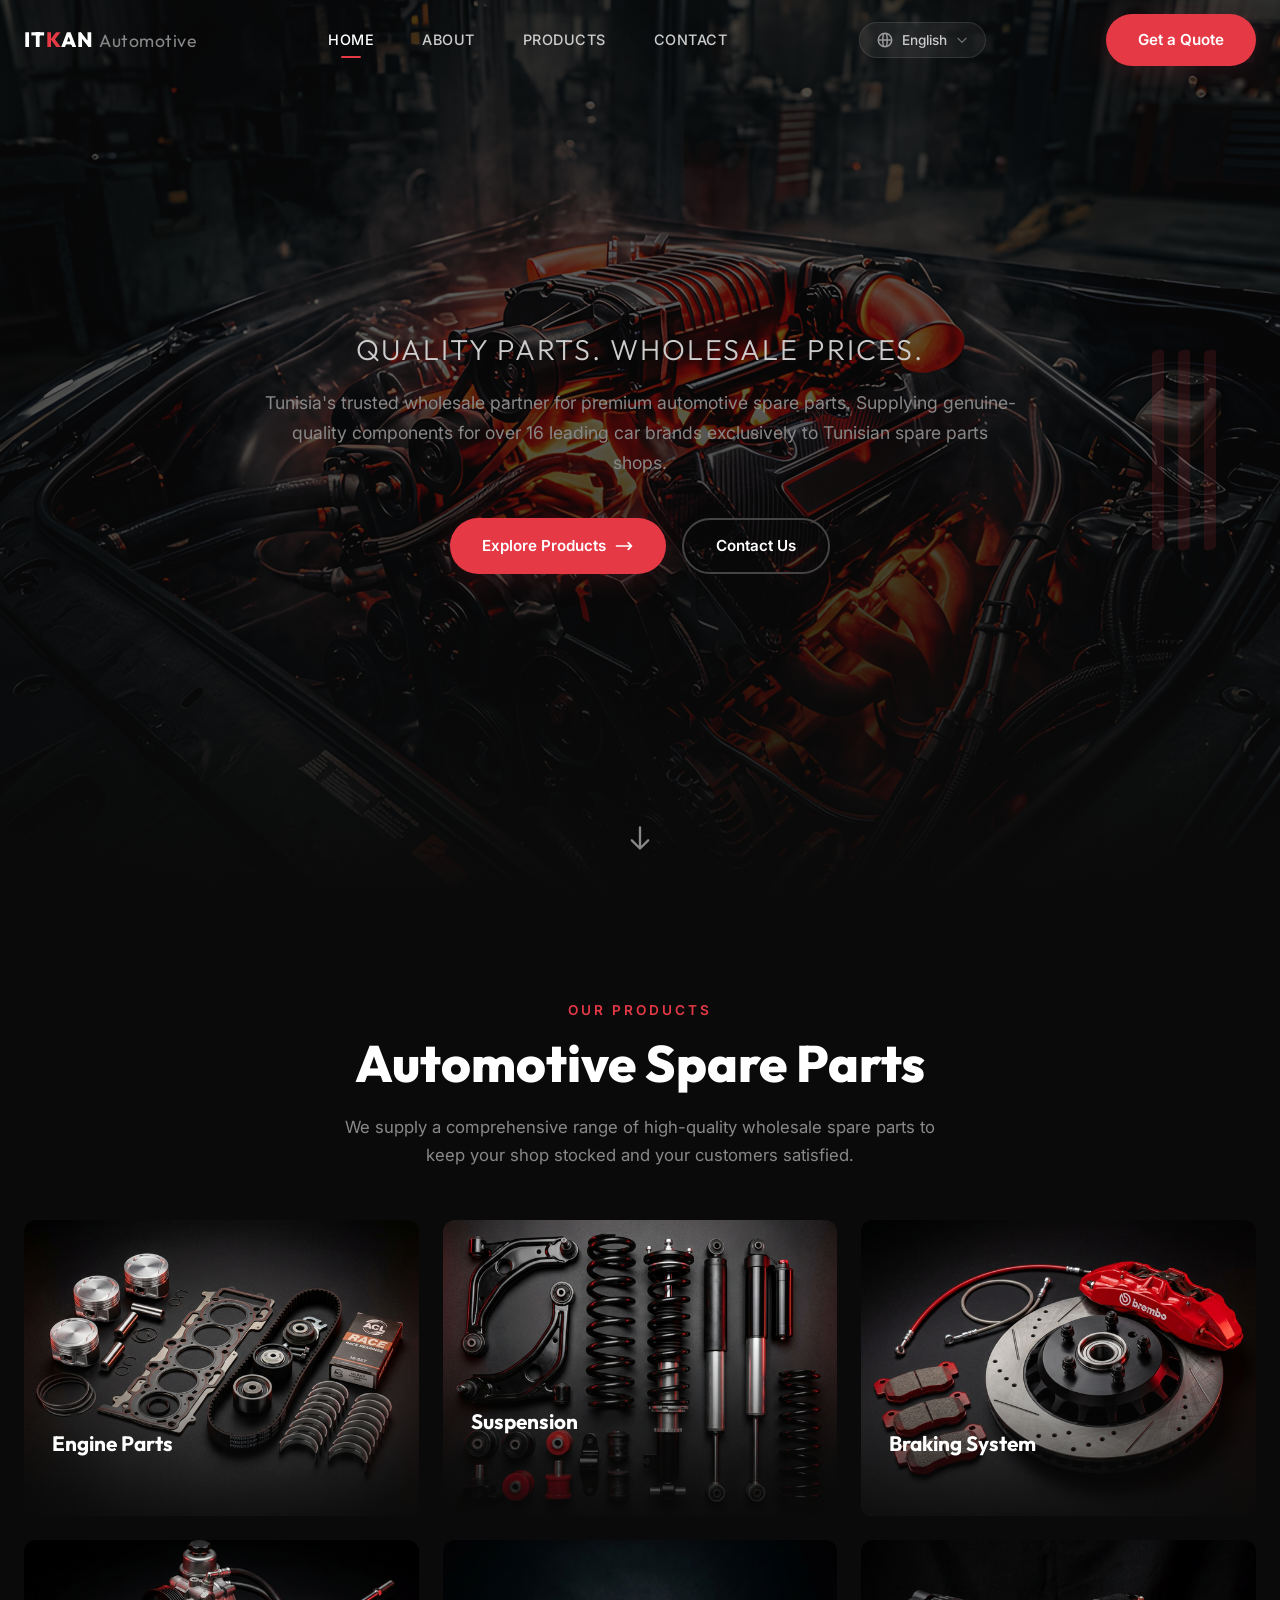
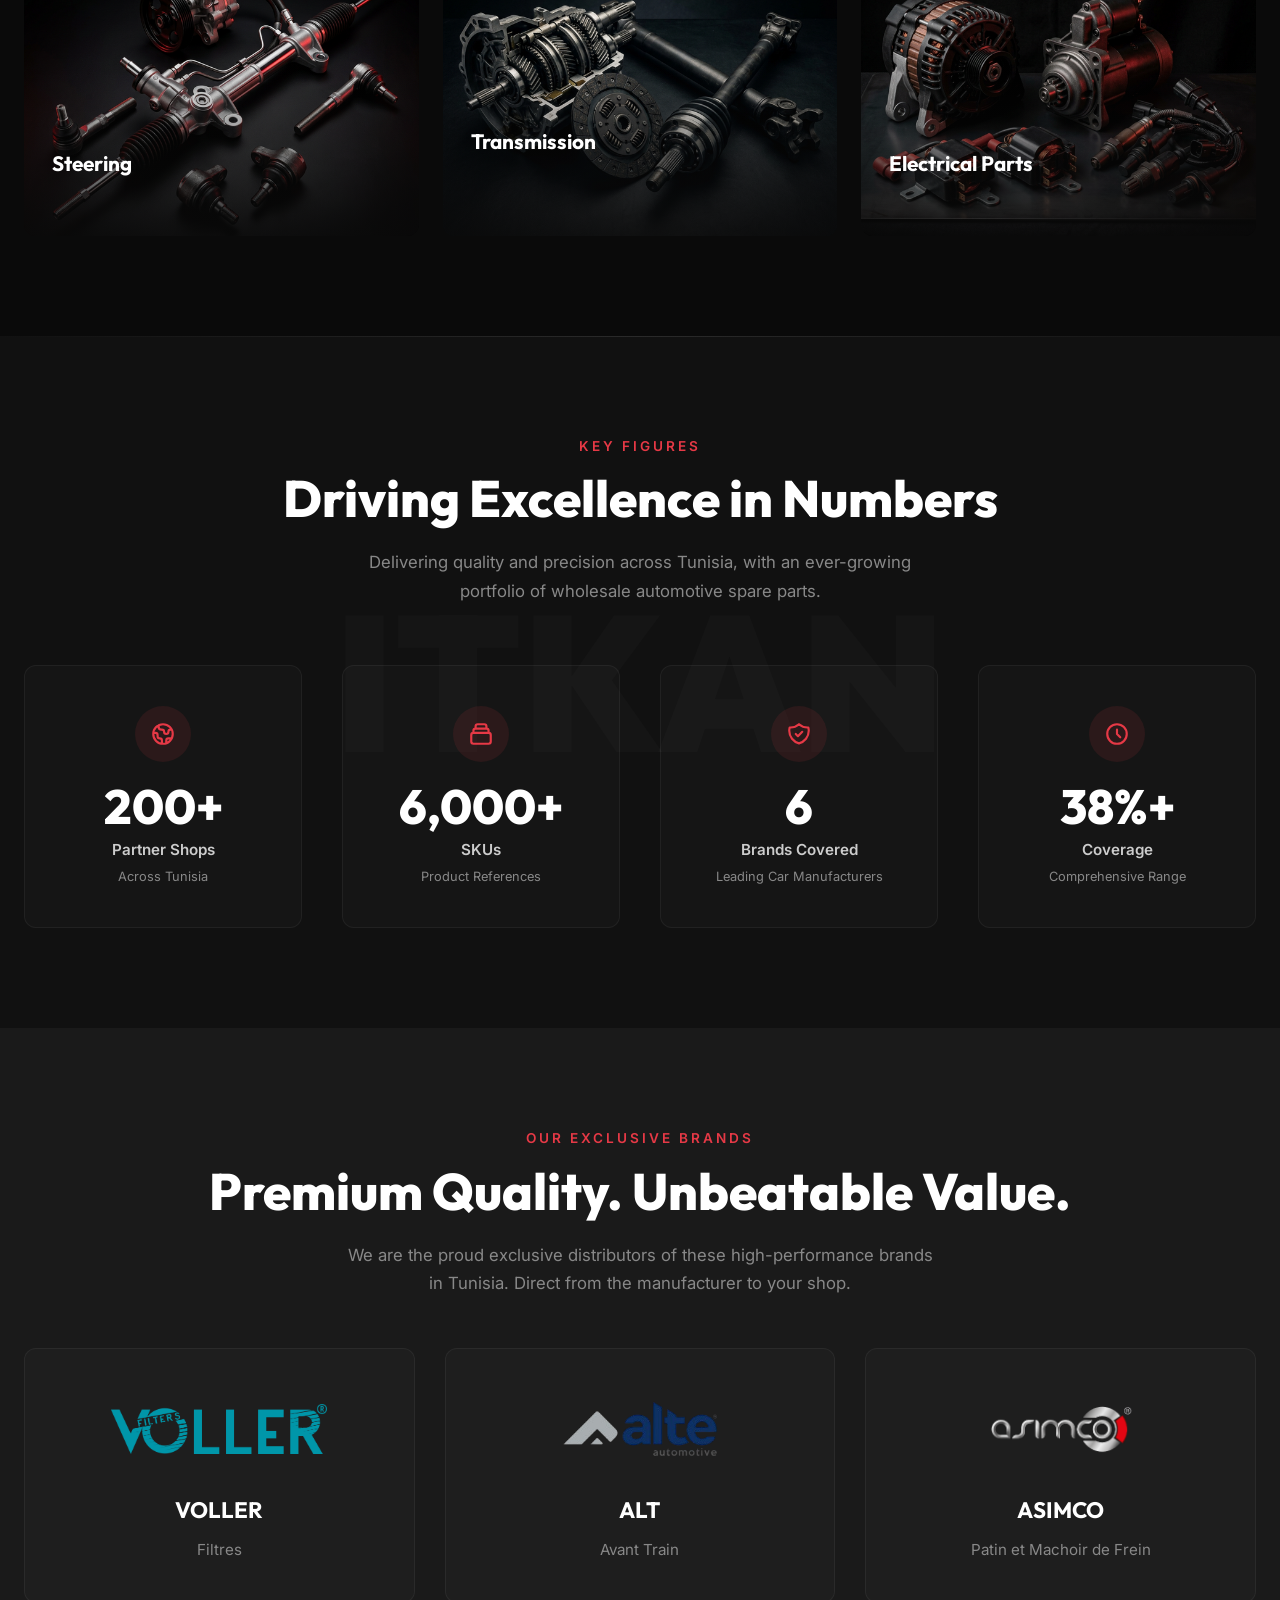
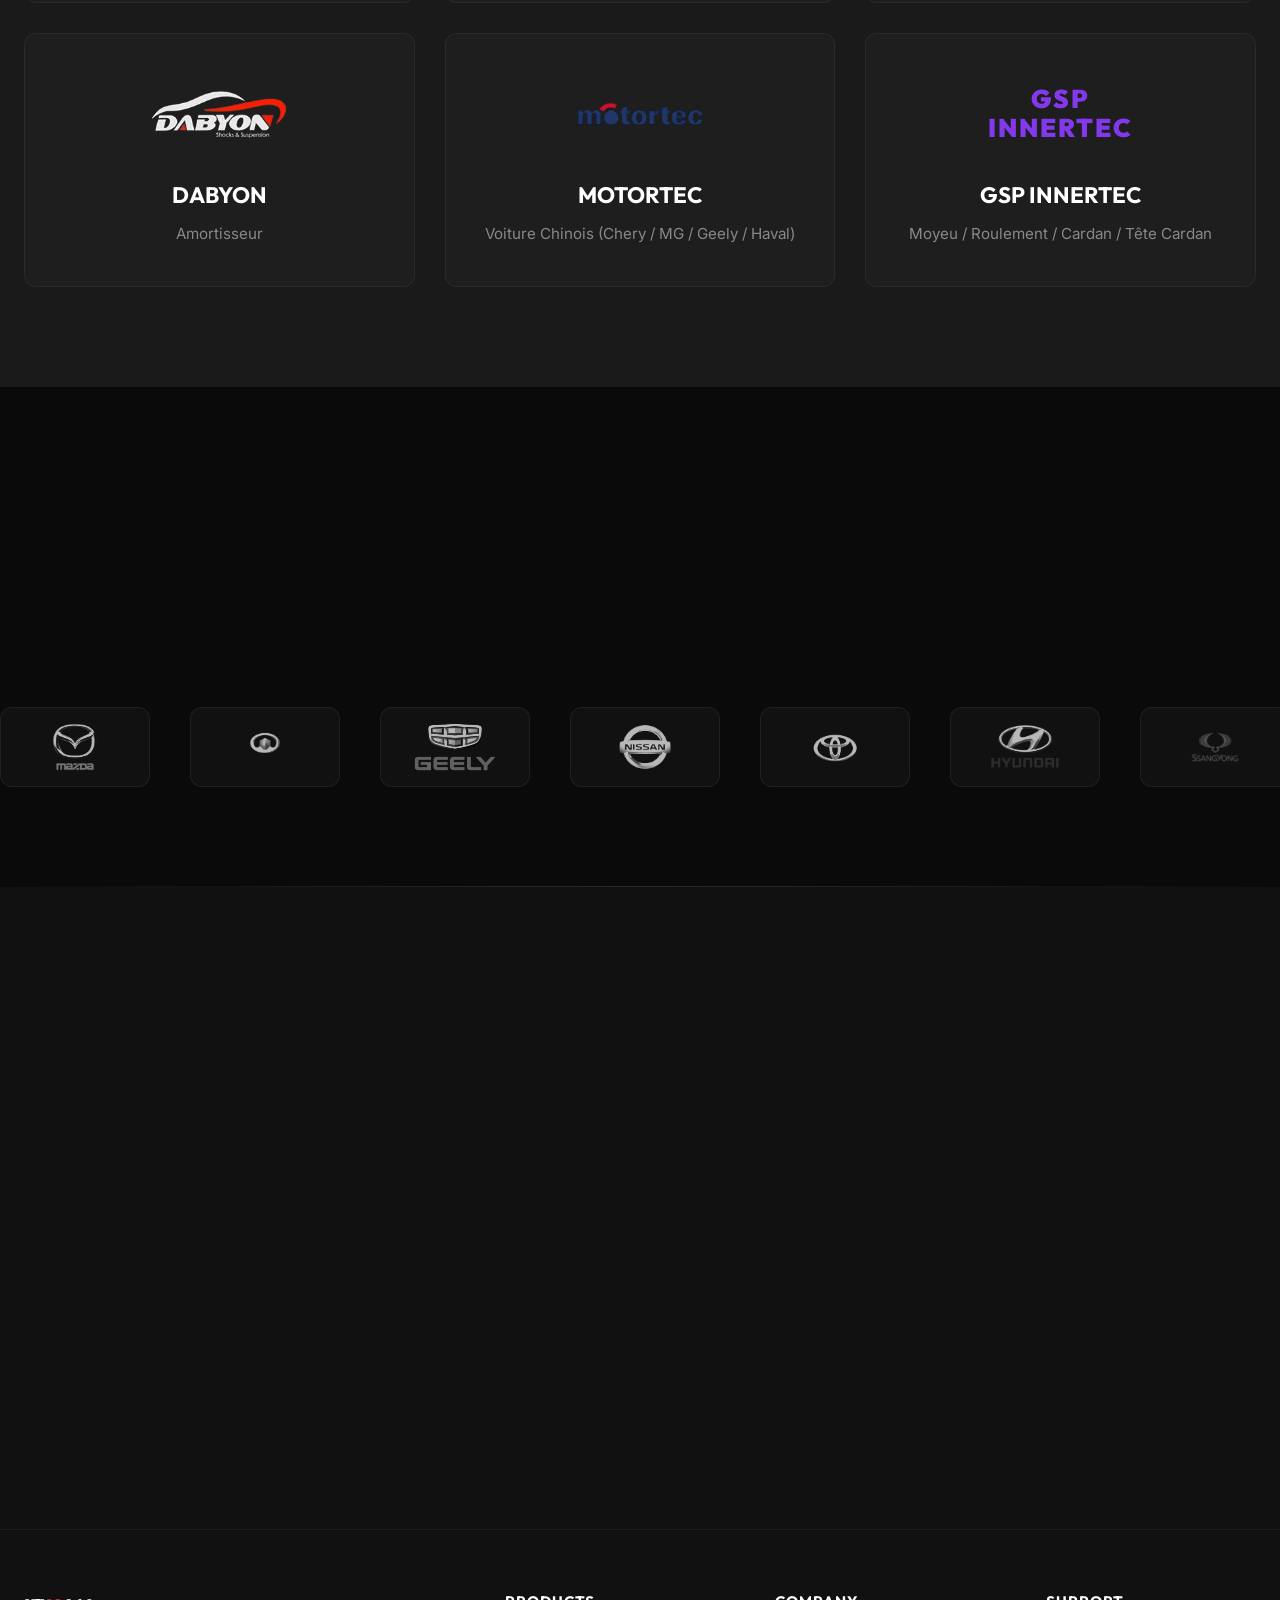
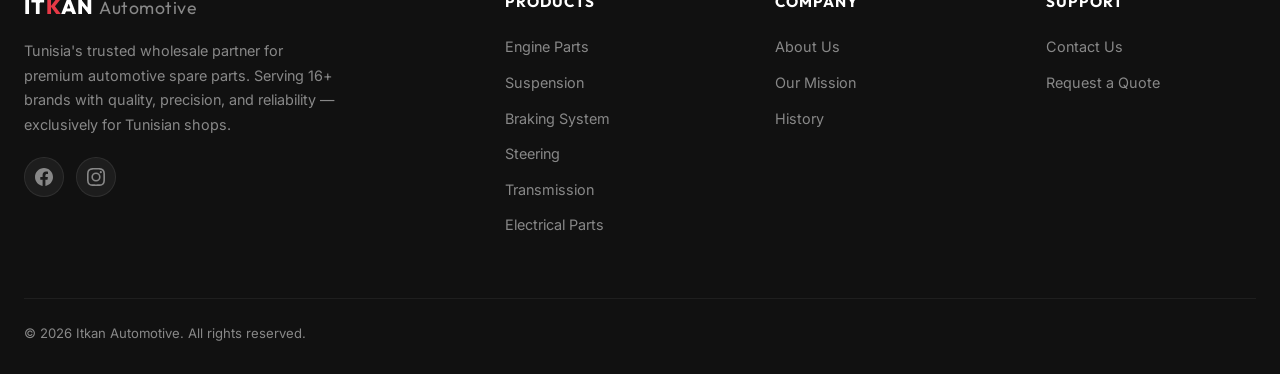
<file: index.html>
<!DOCTYPE html>
<html lang="en">

<head>
  <meta charset="UTF-8">
  <meta name="viewport" content="width=device-width, initial-scale=1.0">
  <meta name="description"
    content="Itkan Automotive — Tunisia's leading wholesale supplier of quality automotive spare parts for spare parts shops. Engine parts, suspension, braking, steering and more.">
  <title>Itkan Automotive — Your Wholesale Spare Parts Partner in Tunisia</title>
  <link rel="stylesheet" href="styles.css">
  <link rel="icon" type="image/png" href="assets/favicon.png?v=3">
</head>

<body>

  <!-- ========== NAVBAR ========== -->
  <nav class="navbar" id="navbar">
    <div class="nav-container">
      <a href="index.html" class="nav-logo notranslate">
        <span class="nav-logo-text">IT<span>K</span>AN <span class="nav-logo-sub">Automotive</span></span>
      </a>
      <div class="nav-links" id="navLinks">
        <a href="index.html" class="active">Home</a>
        <a href="about.html">About</a>
        <a href="products.html">Products</a>
        <a href="contact.html">Contact</a>
                <a href="contact.html" class="btn btn-primary nav-cta-mobile">Get a Quote</a>
      </div>
      <div id="google_translate_element" style="display:none;"></div>
      <div class="lang-switcher notranslate" id="langSwitcher">
        <button class="lang-btn" id="langBtn">
          <svg class="lang-icon" fill="none" stroke="currentColor" viewBox="0 0 24 24">
            <path stroke-linecap="round" stroke-linejoin="round" stroke-width="2"
              d="M21 12a9 9 0 01-9 9m9-9a9 9 0 00-9-9m9 9H3m9 9a9 9 0 01-9-9m9 9c1.657 0 3-4.03 3-9s-1.343-9-3-9m0 18c-1.657 0-3-4.03-3-9s1.343-9 3-9m-9 9a9 9 0 019-9">
            </path>
          </svg>
          <span id="currentLang">English</span>
          <svg class="lang-arrow" fill="none" stroke="currentColor" viewBox="0 0 24 24">
            <path stroke-linecap="round" stroke-linejoin="round" stroke-width="2" d="M19 9l-7 7-7-7"></path>
          </svg>
        </button>
        <div class="lang-dropdown" id="langDropdown">
          <a class="lang-option active" data-lang="en">English</a>
          <a class="lang-option" data-lang="fr">Français</a>
          <a class="lang-option" data-lang="ar">العربية</a>
          <a class="lang-option" data-lang="tr">Türkçe</a>
          <a class="lang-option" data-lang="zh-CN">中文</a>
                    <a class="lang-option" data-lang="pl">Polski</a>
        </div>
      </div>
      <a href="contact.html" class="btn btn-primary nav-cta">Get a Quote</a>
      <button class="hamburger" id="hamburger" aria-label="Toggle menu">
        <span></span>
        <span></span>
        <span></span>
      </button>
    </div>
  </nav>

  <!-- ========== HERO ========== -->
  <section class="hero" id="hero">
    <div class="hero-bg">
      <img src="assets/hero-bg.png" alt="Automotive engine parts">
    </div>
    <div class="hero-stripes">
      <div class="stripe"></div>
      <div class="stripe"></div>
      <div class="stripe"></div>
    </div>
    <div class="hero-content">
      <h1 class="hero-tagline">Quality Parts. Wholesale Prices.</h1>
      <p class="hero-description">
        Tunisia's trusted wholesale partner for premium automotive spare parts. Supplying genuine-quality components
        for over 16 leading car brands exclusively to Tunisian spare parts shops.
      </p>
      <div class="hero-buttons">
        <a href="products.html" class="btn btn-primary">
          Explore Products
          <svg class="btn-icon" fill="none" stroke="currentColor" viewBox="0 0 24 24">
            <path stroke-linecap="round" stroke-linejoin="round" stroke-width="2" d="M17 8l4 4m0 0l-4 4m4-4H3"></path>
          </svg>
        </a>
        <a href="contact.html" class="btn btn-outline">Contact Us</a>
      </div>
    </div>
    <div class="hero-scroll-indicator">
      <svg fill="none" stroke="currentColor" viewBox="0 0 24 24">
        <path stroke-linecap="round" stroke-linejoin="round" stroke-width="2" d="M19 14l-7 7m0 0l-7-7m7 7V3"></path>
      </svg>
    </div>
  </section>

  <!-- ========== PRODUCT CATEGORIES ========== -->
  <section class="products-section section-padding" id="products">
    <div class="container">
      <div class="text-center reveal">
        <span class="section-label">Our Products</span>
        <h2 class="section-title">Automotive Spare Parts</h2>
        <p class="section-subtitle">We supply a comprehensive range of high-quality wholesale spare parts to keep
          your shop stocked and your customers satisfied.</p>
      </div>

      <div class="products-grid">
        <!-- Engine Parts -->
        <a href="products.html#engine-parts" class="product-card reveal reveal-delay-1">
          <img src="assets/products/engine-parts.png" alt="Engine Parts" class="product-card-img">
          <div class="product-card-overlay">
            <h3 class="product-card-title">Engine Parts</h3>
            <p class="product-card-desc">Pistons, gaskets, timing belts, bearings & more</p>
          </div>
          <div class="product-card-arrow">
            <svg fill="none" stroke="currentColor" viewBox="0 0 24 24">
              <path stroke-linecap="round" stroke-linejoin="round" stroke-width="2" d="M7 17L17 7M17 7H7M17 7v10">
              </path>
            </svg>
          </div>
        </a>

        <!-- Suspension -->
        <a href="products.html#suspension" class="product-card reveal reveal-delay-2">
          <img src="assets/products/suspension.png" alt="Suspension Parts" class="product-card-img">
          <div class="product-card-overlay">
            <h3 class="product-card-title">Suspension</h3>
            <p class="product-card-desc">Shock absorbers, coil springs, control arms & bushings</p>
          </div>
          <div class="product-card-arrow">
            <svg fill="none" stroke="currentColor" viewBox="0 0 24 24">
              <path stroke-linecap="round" stroke-linejoin="round" stroke-width="2" d="M7 17L17 7M17 7H7M17 7v10">
              </path>
            </svg>
          </div>
        </a>

        <!-- Braking System -->
        <a href="products.html#braking-system" class="product-card reveal reveal-delay-3">
          <img src="assets/products/braking-system.png" alt="Braking System" class="product-card-img">
          <div class="product-card-overlay">
            <h3 class="product-card-title">Braking System</h3>
            <p class="product-card-desc">Brake discs, calipers, pads & hydraulic lines</p>
          </div>
          <div class="product-card-arrow">
            <svg fill="none" stroke="currentColor" viewBox="0 0 24 24">
              <path stroke-linecap="round" stroke-linejoin="round" stroke-width="2" d="M7 17L17 7M17 7H7M17 7v10">
              </path>
            </svg>
          </div>
        </a>

        <!-- Steering -->
        <a href="products.html#steering" class="product-card reveal reveal-delay-4">
          <img src="assets/products/steering.png" alt="Steering Parts" class="product-card-img">
          <div class="product-card-overlay">
            <h3 class="product-card-title">Steering</h3>
            <p class="product-card-desc">Power steering pumps, racks, tie rods & ball joints</p>
          </div>
          <div class="product-card-arrow">
            <svg fill="none" stroke="currentColor" viewBox="0 0 24 24">
              <path stroke-linecap="round" stroke-linejoin="round" stroke-width="2" d="M7 17L17 7M17 7H7M17 7v10">
              </path>
            </svg>
          </div>
        </a>

        <!-- Transmission -->
        <a href="products.html#transmission" class="product-card reveal reveal-delay-5">
          <img src="assets/products/transmission.png" alt="Transmission Parts" class="product-card-img">
          <div class="product-card-overlay">
            <h3 class="product-card-title">Transmission</h3>
            <p class="product-card-desc">Gearbox components, clutch discs, CV joints & drive shafts</p>
          </div>
          <div class="product-card-arrow">
            <svg fill="none" stroke="currentColor" viewBox="0 0 24 24">
              <path stroke-linecap="round" stroke-linejoin="round" stroke-width="2" d="M7 17L17 7M17 7H7M17 7v10">
              </path>
            </svg>
          </div>
        </a>

        <!-- Electrical -->
        <a href="products.html#electrical-parts" class="product-card reveal reveal-delay-6">
          <img src="assets/products/electrical.png" alt="Electrical Parts" class="product-card-img">
          <div class="product-card-overlay">
            <h3 class="product-card-title">Electrical Parts</h3>
            <p class="product-card-desc">Alternators, starters, ignition coils & sensors</p>
          </div>
          <div class="product-card-arrow">
            <svg fill="none" stroke="currentColor" viewBox="0 0 24 24">
              <path stroke-linecap="round" stroke-linejoin="round" stroke-width="2" d="M7 17L17 7M17 7H7M17 7v10">
              </path>
            </svg>
          </div>
        </a>
      </div>
    </div>
  </section>

  <!-- ========== KEY FIGURES ========== -->
  <section class="stats-section section-padding" id="stats">
    <div class="container">
      <div class="stats-bg-text">ITKAN</div>

      <div class="text-center reveal">
        <span class="section-label">Key Figures</span>
        <h2 class="section-title">Driving Excellence in Numbers</h2>
        <p class="section-subtitle">Delivering quality and precision across Tunisia, with an ever-growing portfolio of
          wholesale automotive spare parts.</p>
      </div>

      <div class="stats-grid">
        <div class="stat-item reveal reveal-delay-1">
          <div class="stat-icon">
            <svg fill="none" stroke="currentColor" viewBox="0 0 24 24">
              <path stroke-linecap="round" stroke-linejoin="round" stroke-width="2"
                d="M3.055 11H5a2 2 0 012 2v1a2 2 0 002 2 2 2 0 012 2v2.945M8 3.935V5.5A2.5 2.5 0 0010.5 8h.5a2 2 0 012 2 2 2 0 104 0 2 2 0 012-2h1.064M15 20.488V18a2 2 0 012-2h3.064M21 12a9 9 0 11-18 0 9 9 0 0118 0z">
              </path>
            </svg>
          </div>
          <div class="stat-number"><span data-count="500" data-suffix="+">0</span></div>
          <div class="stat-label">Partner Shops</div>
          <div class="stat-desc">Across Tunisia</div>
        </div>

        <div class="stat-item reveal reveal-delay-2">
          <div class="stat-icon">
            <svg fill="none" stroke="currentColor" viewBox="0 0 24 24">
              <path stroke-linecap="round" stroke-linejoin="round" stroke-width="2"
                d="M19 11H5m14 0a2 2 0 012 2v6a2 2 0 01-2 2H5a2 2 0 01-2-2v-6a2 2 0 012-2m14 0V9a2 2 0 00-2-2M5 11V9a2 2 0 012-2m0 0V5a2 2 0 012-2h6a2 2 0 012 2v2M7 7h10">
              </path>
            </svg>
          </div>
          <div class="stat-number"><span data-count="15000" data-suffix="+">0</span></div>
          <div class="stat-label">SKUs</div>
          <div class="stat-desc">Product References</div>
        </div>

        <div class="stat-item reveal reveal-delay-3">
          <div class="stat-icon">
            <svg fill="none" stroke="currentColor" viewBox="0 0 24 24">
              <path stroke-linecap="round" stroke-linejoin="round" stroke-width="2"
                d="M9 12l2 2 4-4m5.618-4.016A11.955 11.955 0 0112 2.944a11.955 11.955 0 01-8.618 3.04A12.02 12.02 0 003 9c0 5.591 3.824 10.29 9 11.622 5.176-1.332 9-6.03 9-11.622 0-1.042-.133-2.052-.382-3.016z">
              </path>
            </svg>
          </div>
          <div class="stat-number"><span data-count="16">0</span></div>
          <div class="stat-label">Brands Covered</div>
          <div class="stat-desc">Leading Car Manufacturers</div>
        </div>

        <div class="stat-item reveal reveal-delay-4">
          <div class="stat-icon">
            <svg fill="none" stroke="currentColor" viewBox="0 0 24 24">
              <path stroke-linecap="round" stroke-linejoin="round" stroke-width="2"
                d="M12 8v4l3 3m6-3a9 9 0 11-18 0 9 9 0 0118 0z"></path>
            </svg>
          </div>
          <div class="stat-number"><span data-count="95" data-suffix="%+">0</span></div>
          <div class="stat-label">Coverage</div>
          <div class="stat-desc">Comprehensive Range</div>
        </div>
      </div>
    </div>
  </section>

  <!-- ========== EXCLUSIVE BRANDS ========== -->
  <section class="exclusive-brands section-padding" id="exclusive-brands">
    <div class="container">
      <div class="text-center reveal">
        <span class="section-label">Our Exclusive Brands</span>
        <h2 class="section-title">Premium Quality. Unbeatable Value.</h2>
        <p class="section-subtitle">We are the proud exclusive distributors of these high-performance brands in Tunisia. Direct from the manufacturer to your shop.</p>
      </div>

      <div class="exclusive-grid">
        <!-- VOLLER -->
        <div class="exclusive-card reveal reveal-delay-1">
          <div class="exclusive-logo-wrapper">
             <img src="assets/products/Voller-R.png" alt="VOLLER Logo" class="exclusive-img-logo logo-voller">
          </div>
          <h3>VOLLER</h3>
          <p class="exclusive-desc">Filtres</p>
        </div>
        
        <!-- ALT -->
        <div class="exclusive-card reveal reveal-delay-2">
          <div class="exclusive-logo-wrapper">
             <img src="assets/products/alte-removebg-preview.png" alt="ALT Logo" class="exclusive-img-logo logo-alt">
          </div>
          <h3>ALT</h3>
          <p class="exclusive-desc">Avant Train</p>
        </div>

        <!-- ASIMCO -->
        <div class="exclusive-card reveal reveal-delay-3">
          <div class="exclusive-logo-wrapper">
             <img src="assets/products/asimco-removebg-preview.png" alt="ASIMCO Logo" class="exclusive-img-logo logo-asimco">
          </div>
          <h3>ASIMCO</h3>
          <p class="exclusive-desc">Patin et Machoir de Frein</p>
        </div>

        <!-- DABYON -->
        <div class="exclusive-card reveal reveal-delay-4">
          <div class="exclusive-logo-wrapper">
             <img src="assets/products/DABYON-removebg-preview.png" alt="DABYON Logo" class="exclusive-img-logo logo-dabyon">
          </div>
          <h3>DABYON</h3>
          <p class="exclusive-desc">Amortisseur</p>
        </div>

        <!-- MOTORTEC -->
        <div class="exclusive-card reveal reveal-delay-5">
          <div class="exclusive-logo-wrapper">
             <img src="assets/products/motortec-removebg-preview.png" alt="MOTORTEC Logo" class="exclusive-img-logo logo-motortec">
          </div>
          <h3>MOTORTEC</h3>
          <p class="exclusive-desc">Voiture Chinois (Chery / MG / Geely / Haval)</p>
        </div>

        <!-- GSP INNERTEC -->
        <div class="exclusive-card reveal reveal-delay-6">
          <div class="exclusive-logo-wrapper">
             <div class="css-logo css-logo-gsp">GSP <br> INNERTEC</div>
          </div>
          <h3>GSP INNERTEC</h3>
          <p class="exclusive-desc">Moyeu / Roulement / Cardan / Tête Cardan</p>
        </div>
      </div>
    </div>
  </section>

  <!-- ========== BRANDS ========== -->
  <section class="brands-section section-padding" id="brands">
    <div class="container">
      <div class="text-center reveal">
        <span class="section-label">Trusted Brands</span>
        <h2 class="section-title">Parts for Leading Manufacturers</h2>
        <p class="section-subtitle">We wholesale genuine-quality spare parts for the most popular automotive
          brands found on Tunisian roads.</p>
      </div>
    </div>

    <div class="brands-marquee notranslate" id="brandsMarquee">
      <div class="brand-item"><img src="assets/brands/Mazda-logo.png" alt="Mazda" class="brand-logo"></div>
      <div class="brand-item"><img src="assets/brands/great-wall-logo.png" alt="Great Wall" class="brand-logo"></div>
      <div class="brand-item"><img src="assets/brands/Geely-logo.png" alt="Geely" class="brand-logo"></div>
      <div class="brand-item"><img src="assets/brands/Logo-nissan.png" alt="Nissan" class="brand-logo"></div>
      <div class="brand-item"><img src="assets/brands/Toyota-logo-icon-on-transparent--PNG.png" alt="Toyota"
          class="brand-logo"></div>
      <div class="brand-item"><img src="assets/brands/hyundai.png" alt="Hyundai" class="brand-logo"></div>
      <div class="brand-item"><img
          src="assets/brands/ssangyong-motor-ssangyong-korando-ssangyong-rodius-car-png-favpng-6fb0Rp2VnBnEuu4GSqK9kNcv8.png"
          alt="SsangYong" class="brand-logo"></div>
      <div class="brand-item"><img src="assets/brands/mg-logo.png" alt="MG" class="brand-logo"></div>
      <div class="brand-item"><img
          src="assets/brands/hd-suzuki-logo-transparent-background-701751694773172hlym9vlvbt.png" alt="Suzuki"
          class="brand-logo"></div>
      <div class="brand-item"><img src="assets/brands/chery-logo-4k-hd-chery-11563527110ebyxrf9l1d.png" alt="Chery"
          class="brand-logo"></div>
      <div class="brand-item"><img src="assets/brands/logo-mitsubishi-transparent-PNG.png" alt="Mitsubishi"
          class="brand-logo"></div>
      <div class="brand-item"><img src="assets/brands/Mahindra-logo-2560x1440-grand.png" alt="Mahindra"
          class="brand-logo"></div>
      <div class="brand-item"><img src="assets/brands/Logo-ford-vector-transparent-PNG.png" alt="Ford"
          class="brand-logo"></div>
      <div class="brand-item"><img
          src="assets/brands/png-clipart-great-wall-motors-great-wall-haval-h3-car-honda-logo-cars-logo-brands-emblem-logo.png"
          alt="Haval" class="brand-logo"></div>
      <div class="brand-item"><img src="assets/brands/kia-white-logo-hd-png-7017516947105094q5qjti6gq.png" alt="KIA"
          class="brand-logo"></div>
      <div class="brand-item"><img src="assets/brands/isuzu-logo-transparent-background-7017516947138833gwsvhgztb.png"
          alt="Isuzu" class="brand-logo"></div>
      <!-- Duplicate for infinite scroll effect -->
      <div class="brand-item"><img src="assets/brands/Mazda-logo.png" alt="Mazda" class="brand-logo"></div>
      <div class="brand-item"><img src="assets/brands/great-wall-logo.png" alt="Great Wall" class="brand-logo"></div>
      <div class="brand-item"><img src="assets/brands/Geely-logo.png" alt="Geely" class="brand-logo"></div>
      <div class="brand-item"><img src="assets/brands/Logo-nissan.png" alt="Nissan" class="brand-logo"></div>
      <div class="brand-item"><img src="assets/brands/Toyota-logo-icon-on-transparent--PNG.png" alt="Toyota"
          class="brand-logo"></div>
      <div class="brand-item"><img src="assets/brands/hyundai.png" alt="Hyundai" class="brand-logo"></div>
      <div class="brand-item"><img
          src="assets/brands/ssangyong-motor-ssangyong-korando-ssangyong-rodius-car-png-favpng-6fb0Rp2VnBnEuu4GSqK9kNcv8.png"
          alt="SsangYong" class="brand-logo"></div>
      <div class="brand-item"><img src="assets/brands/mg-logo.png" alt="MG" class="brand-logo"></div>
      <div class="brand-item"><img
          src="assets/brands/hd-suzuki-logo-transparent-background-701751694773172hlym9vlvbt.png" alt="Suzuki"
          class="brand-logo"></div>
      <div class="brand-item"><img src="assets/brands/chery-logo-4k-hd-chery-11563527110ebyxrf9l1d.png" alt="Chery"
          class="brand-logo"></div>
      <div class="brand-item"><img src="assets/brands/logo-mitsubishi-transparent-PNG.png" alt="Mitsubishi"
          class="brand-logo"></div>
      <div class="brand-item"><img src="assets/brands/Mahindra-logo-2560x1440-grand.png" alt="Mahindra"
          class="brand-logo"></div>
      <div class="brand-item"><img src="assets/brands/Logo-ford-vector-transparent-PNG.png" alt="Ford"
          class="brand-logo"></div>
      <div class="brand-item"><img
          src="assets/brands/png-clipart-great-wall-motors-great-wall-haval-h3-car-honda-logo-cars-logo-brands-emblem-logo.png"
          alt="Haval" class="brand-logo"></div>
      <div class="brand-item"><img src="assets/brands/kia-white-logo-hd-png-7017516947105094q5qjti6gq.png" alt="KIA"
          class="brand-logo"></div>
      <div class="brand-item"><img src="assets/brands/isuzu-logo-transparent-background-7017516947138833gwsvhgztb.png"
          alt="Isuzu" class="brand-logo"></div>
    </div>
  </section>

  <!-- ========== CTA / CONTACT ========== -->
  <section class="cta-section section-padding" id="contact-cta">
    <div class="container">
      <div class="cta-card reveal">
        <span class="section-label">Get in Touch</span>
        <h2 class="section-title">Ready to Order?</h2>
        <p class="section-subtitle" style="margin: 0 auto;">
          Contact our team for wholesale pricing, bulk orders, or to become a partner shop.
        </p>

        <div class="cta-contact-info">
          <div class="cta-contact-item">
            <svg fill="none" stroke="currentColor" viewBox="0 0 24 24">
              <path stroke-linecap="round" stroke-linejoin="round" stroke-width="2"
                d="M3 5a2 2 0 012-2h3.28a1 1 0 01.948.684l1.498 4.493a1 1 0 01-.502 1.21l-2.257 1.13a11.042 11.042 0 005.516 5.516l1.13-2.257a1 1 0 011.21-.502l4.493 1.498a1 1 0 01.684.949V19a2 2 0 01-2 2h-1C9.716 21 3 14.284 3 6V5z">
              </path>
            </svg>
            <span>+216 98 350 115</span>
          </div>
          <div class="cta-contact-item">
            <svg fill="none" stroke="currentColor" viewBox="0 0 24 24">
              <path stroke-linecap="round" stroke-linejoin="round" stroke-width="2"
                d="M3 8l7.89 5.26a2 2 0 002.22 0L21 8M5 19h14a2 2 0 002-2V7a2 2 0 00-2-2H5a2 2 0 00-2 2v10a2 2 0 002 2z">
              </path>
            </svg>
            <span>info@itkan-automotive.com</span>
          </div>
        </div>

        <a href="contact.html" class="btn btn-primary">
          Contact Us
          <svg class="btn-icon" fill="none" stroke="currentColor" viewBox="0 0 24 24">
            <path stroke-linecap="round" stroke-linejoin="round" stroke-width="2" d="M17 8l4 4m0 0l-4 4m4-4H3"></path>
          </svg>
        </a>
      </div>
    </div>
  </section>

  <!-- ========== FOOTER ========== -->
  <footer class="footer" id="footer">
    <div class="container">
      <div class="footer-grid">
        <div class="footer-brand">
          <a href="index.html" class="nav-logo notranslate">
            <span class="nav-logo-text">IT<span>K</span>AN <span class="nav-logo-sub">Automotive</span></span>
          </a>
          <p>Tunisia's trusted wholesale partner for premium automotive spare parts. Serving 16+ brands with quality,
            precision, and reliability — exclusively for Tunisian shops.</p>
          <div class="footer-socials">
            <a href="https://www.facebook.com/profile.php?id=61569152346029" target="_blank" rel="noopener"
              aria-label="Facebook">
              <svg fill="currentColor" viewBox="0 0 24 24">
                <path
                  d="M24 12.073c0-6.627-5.373-12-12-12s-12 5.373-12 12c0 5.99 4.388 10.954 10.125 11.854v-8.385H7.078v-3.47h3.047V9.43c0-3.007 1.792-4.669 4.533-4.669 1.312 0 2.686.235 2.686.235v2.953H15.83c-1.491 0-1.956.925-1.956 1.874v2.25h3.328l-.532 3.47h-2.796v8.385C19.612 23.027 24 18.062 24 12.073z" />
              </svg>
            </a>
            <a href="https://www.instagram.com/itkan_automotive/" target="_blank" rel="noopener" aria-label="Instagram">
              <svg fill="currentColor" viewBox="0 0 24 24">
                <path
                  d="M12 2.163c3.204 0 3.584.012 4.85.07 3.252.148 4.771 1.691 4.919 4.919.058 1.265.069 1.645.069 4.849 0 3.205-.012 3.584-.069 4.849-.149 3.225-1.664 4.771-4.919 4.919-1.266.058-1.644.07-4.85.07-3.204 0-3.584-.012-4.849-.07-3.26-.149-4.771-1.699-4.919-4.92-.058-1.265-.07-1.644-.07-4.849 0-3.204.013-3.583.07-4.849.149-3.227 1.664-4.771 4.919-4.919 1.266-.057 1.645-.069 4.849-.069zM12 0C8.741 0 8.333.014 7.053.072 2.695.272.273 2.69.073 7.052.014 8.333 0 8.741 0 12c0 3.259.014 3.668.072 4.948.2 4.358 2.618 6.78 6.98 6.98C8.333 23.986 8.741 24 12 24c3.259 0 3.668-.014 4.948-.072 4.354-.2 6.782-2.618 6.979-6.98.059-1.28.073-1.689.073-4.948 0-3.259-.014-3.667-.072-4.947-.196-4.354-2.617-6.78-6.979-6.98C15.668.014 15.259 0 12 0zm0 5.838a6.162 6.162 0 100 12.324 6.162 6.162 0 000-12.324zM12 16a4 4 0 110-8 4 4 0 010 8zm6.406-11.845a1.44 1.44 0 100 2.881 1.44 1.44 0 000-2.881z" />
              </svg>
            </a>
          </div>
        </div>

        <div>
          <h4 class="footer-col-title">Products</h4>
          <ul class="footer-links">
            <li><a href="products.html#engine-parts">Engine Parts</a></li>
            <li><a href="products.html#suspension">Suspension</a></li>
            <li><a href="products.html#braking-system">Braking System</a></li>
            <li><a href="products.html#steering">Steering</a></li>
            <li><a href="products.html#transmission">Transmission</a></li>
            <li><a href="products.html#electrical-parts">Electrical Parts</a></li>
          </ul>
        </div>

        <div>
          <h4 class="footer-col-title">Company</h4>
          <ul class="footer-links">
            <li><a href="about.html">About Us</a></li>
            <li><a href="about.html#mission">Our Mission</a></li>
            <li><a href="about.html#timeline">History</a></li>
          </ul>
        </div>

        <div>
          <h4 class="footer-col-title">Support</h4>
          <ul class="footer-links">
            <li><a href="contact.html">Contact Us</a></li>
            <li><a href="contact.html">Request a Quote</a></li>
          </ul>
        </div>
      </div>

      <div class="footer-bottom">
        <p>&copy; 2026 Itkan Automotive. All rights reserved.</p>
      </div>
    </div>
  </footer>

  <script src="script.js"></script>
  <script>
    function googleTranslateElementInit() {
      new google.translate.TranslateElement({
        pageLanguage: 'en',
        includedLanguages: 'en,fr,ar,zh-CN,tr,pl',
        layout: google.translate.TranslateElement.InlineLayout.HORIZONTAL,
        autoDisplay: false
      }, 'google_translate_element');
    }
  </script>
  <script src="//translate.google.com/translate_a/element.js?cb=googleTranslateElementInit"></script>
</body>

</html>
</file>
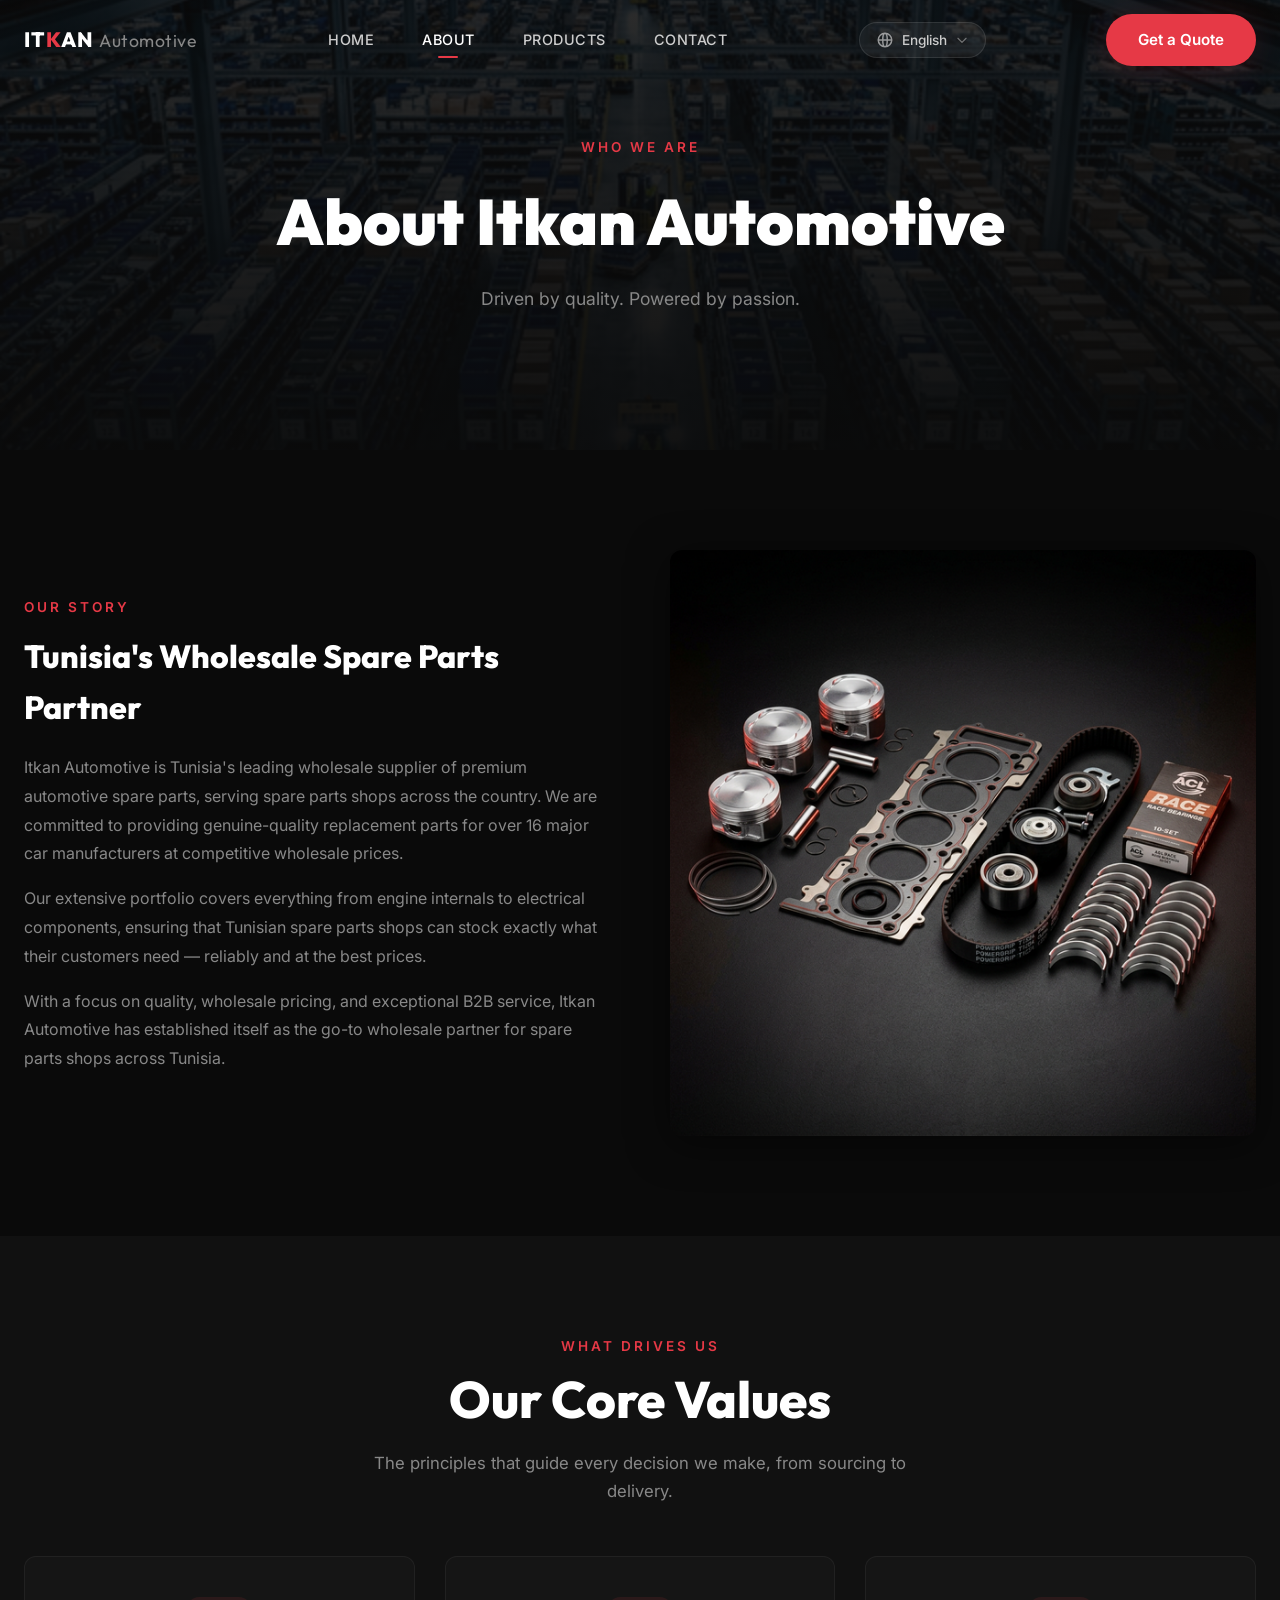
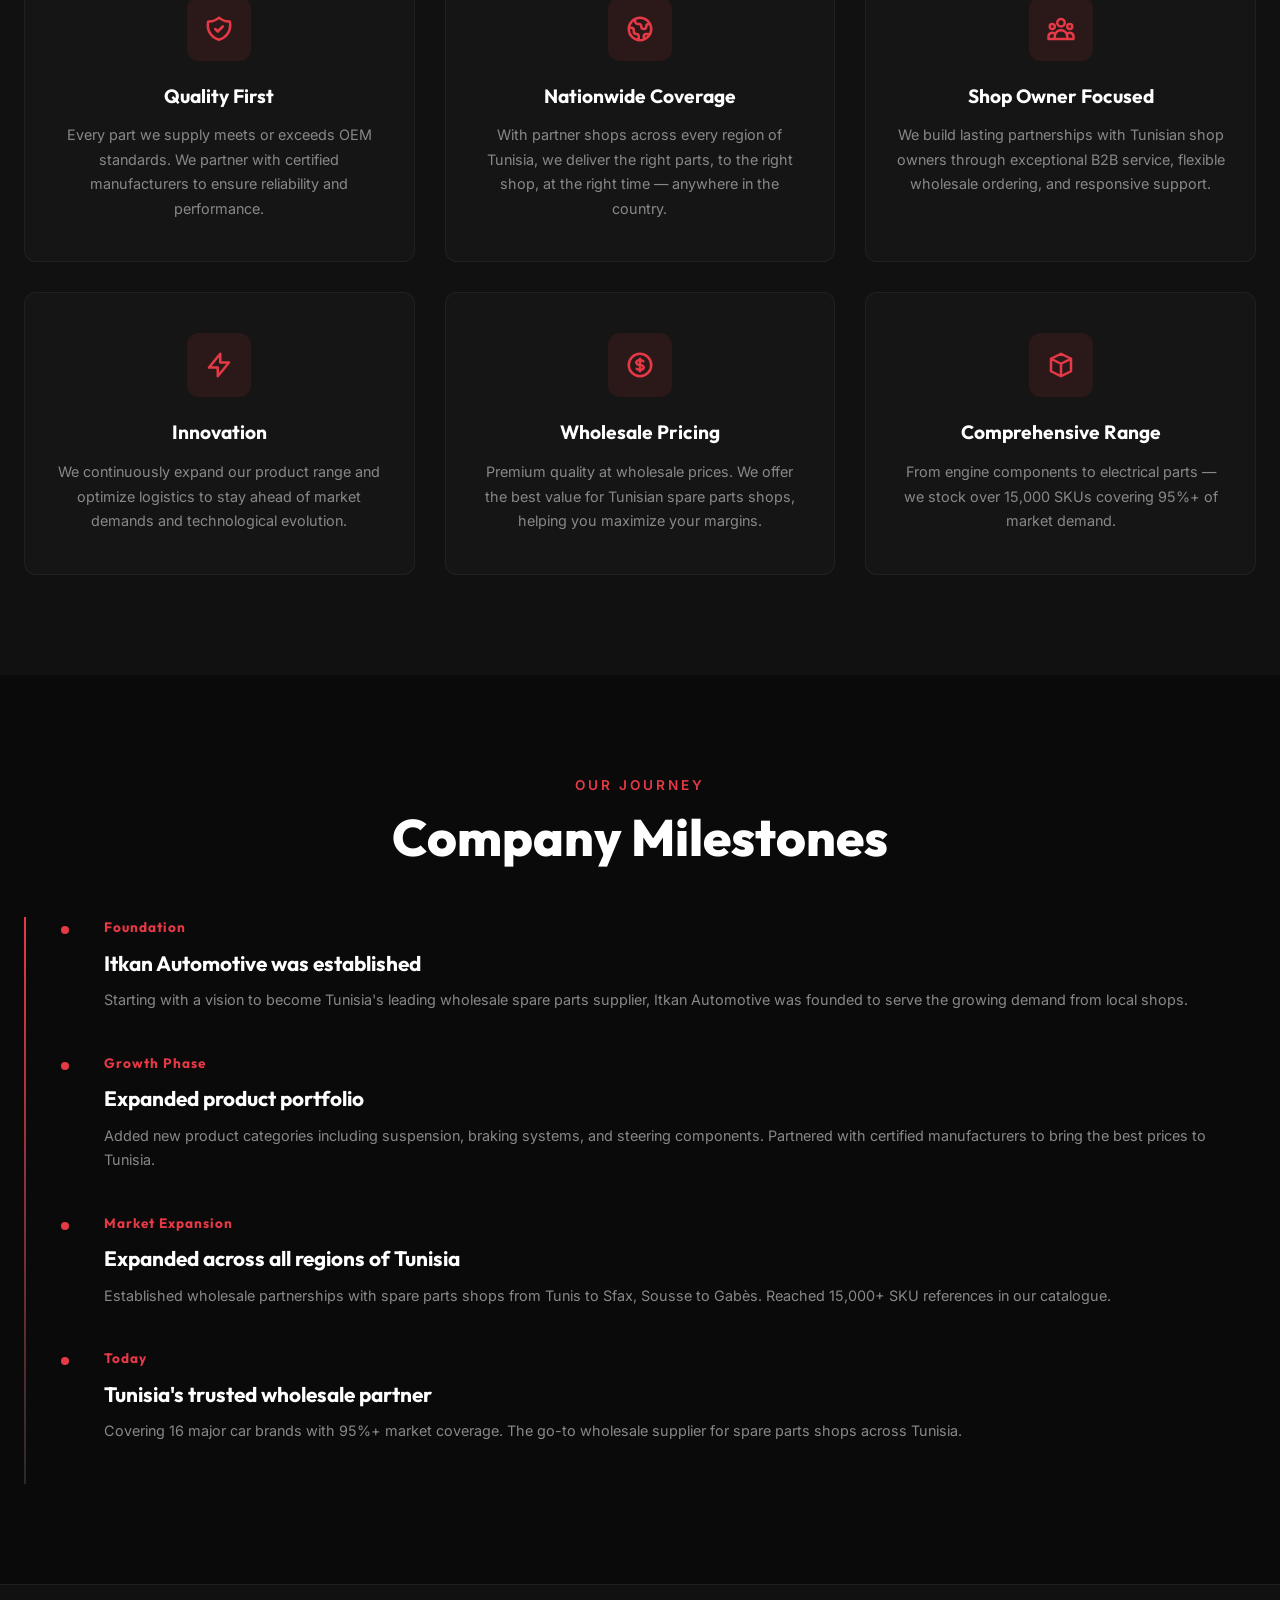
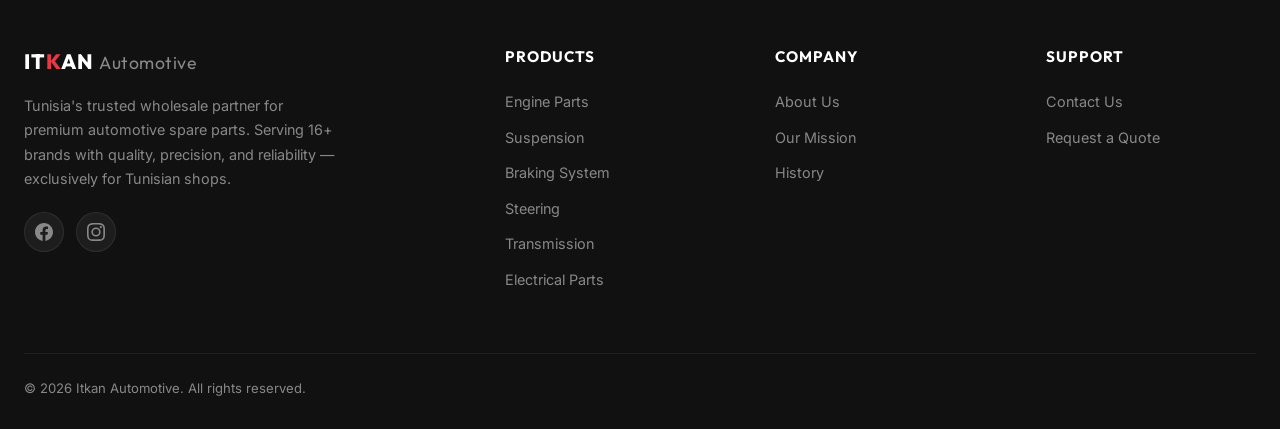
<file: about.html>
<!DOCTYPE html>
<html lang="en">

<head>
    <meta charset="UTF-8">
    <meta name="viewport" content="width=device-width, initial-scale=1.0">
    <meta name="description"
        content="Learn about Itkan Automotive — Tunisia's leading wholesale automotive spare parts supplier for local spare parts shops.">
    <title>About — Itkan Automotive</title>
    <link rel="stylesheet" href="styles.css">
    <link rel="icon" type="image/png" href="assets/favicon.png?v=3">
</head>

<body>

    <!-- ========== NAVBAR ========== -->
    <nav class="navbar" id="navbar">
        <div class="nav-container">
            <a href="index.html" class="nav-logo notranslate">
                <span class="nav-logo-text">IT<span>K</span>AN <span class="nav-logo-sub">Automotive</span></span>
            </a>
            <div class="nav-links" id="navLinks">
                <a href="index.html">Home</a>
                <a href="about.html" class="active">About</a>
                <a href="products.html">Products</a>
                <a href="contact.html">Contact</a>
                <a href="contact.html" class="btn btn-primary nav-cta-mobile">Get a Quote</a>
            </div>
            <div id="google_translate_element" style="display:none;"></div>
            <div class="lang-switcher notranslate" id="langSwitcher">
                <button class="lang-btn" id="langBtn">
                    <svg class="lang-icon" fill="none" stroke="currentColor" viewBox="0 0 24 24">
                        <path stroke-linecap="round" stroke-linejoin="round" stroke-width="2"
                            d="M21 12a9 9 0 01-9 9m9-9a9 9 0 00-9-9m9 9H3m9 9a9 9 0 01-9-9m9 9c1.657 0 3-4.03 3-9s-1.343-9-3-9m0 18c-1.657 0-3-4.03-3-9s1.343-9 3-9m-9 9a9 9 0 019-9">
                        </path>
                    </svg>
                    <span id="currentLang">English</span>
                    <svg class="lang-arrow" fill="none" stroke="currentColor" viewBox="0 0 24 24">
                        <path stroke-linecap="round" stroke-linejoin="round" stroke-width="2" d="M19 9l-7 7-7-7"></path>
                    </svg>
                </button>
                <div class="lang-dropdown" id="langDropdown">
                    <a class="lang-option active" data-lang="en">English</a>
                    <a class="lang-option" data-lang="fr">Français</a>
                    <a class="lang-option" data-lang="ar">العربية</a>
                    <a class="lang-option" data-lang="tr">Türkçe</a>
                    <a class="lang-option" data-lang="zh-CN">中文</a>
                    <a class="lang-option" data-lang="pl">Polski</a>
                </div>
            </div>
            <a href="contact.html" class="btn btn-primary nav-cta">Get a Quote</a>
            <button class="hamburger" id="hamburger" aria-label="Toggle menu">
                <span></span>
                <span></span>
                <span></span>
            </button>
        </div>
    </nav>

    <!-- ========== PAGE HERO ========== -->
    <section class="page-hero">
        <div class="page-hero-bg">
            <img src="assets/about-hero.png" alt="Itkan Automotive warehouse">
        </div>
        <div class="page-hero-content">
            <span class="section-label">Who We Are</span>
            <h1>About Itkan Automotive</h1>
            <p>Driven by quality. Powered by passion.</p>
        </div>
    </section>

    <!-- ========== ABOUT INTRO ========== -->
    <section class="about-intro section-padding" id="about-us">
        <div class="container">
            <div class="about-grid">
                <div class="about-text reveal">
                    <span class="section-label">Our Story</span>
                    <h2>Tunisia's Wholesale Spare Parts Partner</h2>
                    <p>Itkan Automotive is Tunisia's leading wholesale supplier of premium automotive spare parts,
                        serving spare parts shops across the country. We are committed to providing genuine-quality
                        replacement parts for over 16 major car manufacturers at competitive wholesale prices.</p>
                    <p>Our extensive portfolio covers everything from engine internals to electrical components,
                        ensuring that Tunisian spare parts shops can stock exactly what their customers need —
                        reliably and at the best prices.</p>
                    <p>With a focus on quality, wholesale pricing, and exceptional B2B service, Itkan Automotive
                        has established itself as the go-to wholesale partner for spare parts shops across Tunisia.</p>
                </div>
                <div class="about-image reveal reveal-delay-2">
                    <img src="assets/products/engine-parts.png" alt="Itkan Automotive products">
                </div>
            </div>
        </div>
    </section>

    <!-- ========== VALUES ========== -->
    <section class="values-section section-padding" id="mission">
        <div class="container">
            <div class="text-center reveal">
                <span class="section-label">What Drives Us</span>
                <h2 class="section-title">Our Core Values</h2>
                <p class="section-subtitle">The principles that guide every decision we make, from sourcing to delivery.
                </p>
            </div>

            <div class="values-grid">
                <div class="value-card reveal reveal-delay-1">
                    <div class="value-icon">
                        <svg fill="none" stroke="currentColor" viewBox="0 0 24 24">
                            <path stroke-linecap="round" stroke-linejoin="round" stroke-width="2"
                                d="M9 12l2 2 4-4m5.618-4.016A11.955 11.955 0 0112 2.944a11.955 11.955 0 01-8.618 3.04A12.02 12.02 0 003 9c0 5.591 3.824 10.29 9 11.622 5.176-1.332 9-6.03 9-11.622 0-1.042-.133-2.052-.382-3.016z">
                            </path>
                        </svg>
                    </div>
                    <h3>Quality First</h3>
                    <p>Every part we supply meets or exceeds OEM standards. We partner with certified manufacturers to
                        ensure reliability and performance.</p>
                </div>

                <div class="value-card reveal reveal-delay-2">
                    <div class="value-icon">
                        <svg fill="none" stroke="currentColor" viewBox="0 0 24 24">
                            <path stroke-linecap="round" stroke-linejoin="round" stroke-width="2"
                                d="M3.055 11H5a2 2 0 012 2v1a2 2 0 002 2 2 2 0 012 2v2.945M8 3.935V5.5A2.5 2.5 0 0010.5 8h.5a2 2 0 012 2 2 2 0 104 0 2 2 0 012-2h1.064M15 20.488V18a2 2 0 012-2h3.064M21 12a9 9 0 11-18 0 9 9 0 0118 0z">
                            </path>
                        </svg>
                    </div>
                    <h3>Nationwide Coverage</h3>
                    <p>With partner shops across every region of Tunisia, we deliver the right parts, to the right
                        shop, at the right time — anywhere in the country.</p>
                </div>

                <div class="value-card reveal reveal-delay-3">
                    <div class="value-icon">
                        <svg fill="none" stroke="currentColor" viewBox="0 0 24 24">
                            <path stroke-linecap="round" stroke-linejoin="round" stroke-width="2"
                                d="M17 20h5v-2a3 3 0 00-5.356-1.857M17 20H7m10 0v-2c0-.656-.126-1.283-.356-1.857M7 20H2v-2a3 3 0 015.356-1.857M7 20v-2c0-.656.126-1.283.356-1.857m0 0a5.002 5.002 0 019.288 0M15 7a3 3 0 11-6 0 3 3 0 016 0zm6 3a2 2 0 11-4 0 2 2 0 014 0zM7 10a2 2 0 11-4 0 2 2 0 014 0z">
                            </path>
                        </svg>
                    </div>
                    <h3>Shop Owner Focused</h3>
                    <p>We build lasting partnerships with Tunisian shop owners through exceptional B2B service,
                        flexible wholesale ordering, and responsive support.</p>
                </div>

                <div class="value-card reveal reveal-delay-4">
                    <div class="value-icon">
                        <svg fill="none" stroke="currentColor" viewBox="0 0 24 24">
                            <path stroke-linecap="round" stroke-linejoin="round" stroke-width="2"
                                d="M13 10V3L4 14h7v7l9-11h-7z"></path>
                        </svg>
                    </div>
                    <h3>Innovation</h3>
                    <p>We continuously expand our product range and optimize logistics to stay ahead of market demands
                        and technological evolution.</p>
                </div>

                <div class="value-card reveal reveal-delay-5">
                    <div class="value-icon">
                        <svg fill="none" stroke="currentColor" viewBox="0 0 24 24">
                            <path stroke-linecap="round" stroke-linejoin="round" stroke-width="2"
                                d="M12 8c-1.657 0-3 .895-3 2s1.343 2 3 2 3 .895 3 2-1.343 2-3 2m0-8c1.11 0 2.08.402 2.599 1M12 8V7m0 1v8m0 0v1m0-1c-1.11 0-2.08-.402-2.599-1M21 12a9 9 0 11-18 0 9 9 0 0118 0z">
                            </path>
                        </svg>
                    </div>
                    <h3>Wholesale Pricing</h3>
                    <p>Premium quality at wholesale prices. We offer the best value for Tunisian spare parts shops,
                        helping you maximize your margins.</p>
                </div>

                <div class="value-card reveal reveal-delay-6">
                    <div class="value-icon">
                        <svg fill="none" stroke="currentColor" viewBox="0 0 24 24">
                            <path stroke-linecap="round" stroke-linejoin="round" stroke-width="2"
                                d="M20 7l-8-4-8 4m16 0l-8 4m8-4v10l-8 4m0-10L4 7m8 4v10M4 7v10l8 4"></path>
                        </svg>
                    </div>
                    <h3>Comprehensive Range</h3>
                    <p>From engine components to electrical parts — we stock over 15,000 SKUs covering 95%+ of market
                        demand.</p>
                </div>
            </div>
        </div>
    </section>

    <!-- ========== TIMELINE ========== -->
    <section class="timeline-section section-padding" id="timeline">
        <div class="container">
            <div class="text-center reveal">
                <span class="section-label">Our Journey</span>
                <h2 class="section-title">Company Milestones</h2>
            </div>

            <div class="timeline">
                <div class="timeline-item reveal">
                    <div class="timeline-year">Foundation</div>
                    <h3 class="timeline-title">Itkan Automotive was established</h3>
                    <p class="timeline-desc">Starting with a vision to become Tunisia's leading wholesale spare
                        parts supplier, Itkan Automotive was founded to serve the growing demand from local shops.</p>
                </div>

                <div class="timeline-item reveal">
                    <div class="timeline-year">Growth Phase</div>
                    <h3 class="timeline-title">Expanded product portfolio</h3>
                    <p class="timeline-desc">Added new product categories including suspension, braking systems, and
                        steering components. Partnered with certified manufacturers to bring the best prices to Tunisia.
                    </p>
                </div>

                <div class="timeline-item reveal">
                    <div class="timeline-year">Market Expansion</div>
                    <h3 class="timeline-title">Expanded across all regions of Tunisia</h3>
                    <p class="timeline-desc">Established wholesale partnerships with spare parts shops from Tunis to
                        Sfax, Sousse to Gabès. Reached 15,000+ SKU references in our catalogue.</p>
                </div>

                <div class="timeline-item reveal">
                    <div class="timeline-year">Today</div>
                    <h3 class="timeline-title">Tunisia's trusted wholesale partner</h3>
                    <p class="timeline-desc">Covering 16 major car brands with 95%+ market coverage. The go-to
                        wholesale supplier for spare parts shops across Tunisia.</p>
                </div>
            </div>
        </div>
    </section>

    <!-- ========== FOOTER ========== -->
    <footer class="footer" id="footer">
        <div class="container">
            <div class="footer-grid">
                <div class="footer-brand">
                    <a href="index.html" class="nav-logo notranslate">
                        <span class="nav-logo-text">IT<span>K</span>AN <span
                                class="nav-logo-sub">Automotive</span></span>
                    </a>
                    <p>Tunisia's trusted wholesale partner for premium automotive spare parts. Serving 16+ brands
                        with quality, precision, and reliability — exclusively for Tunisian shops.</p>
                    <div class="footer-socials">
                        <a href="https://www.facebook.com/profile.php?id=61569152346029" target="_blank" rel="noopener"
                            aria-label="Facebook"><svg fill="currentColor" viewBox="0 0 24 24">
                                <path
                                    d="M24 12.073c0-6.627-5.373-12-12-12s-12 5.373-12 12c0 5.99 4.388 10.954 10.125 11.854v-8.385H7.078v-3.47h3.047V9.43c0-3.007 1.792-4.669 4.533-4.669 1.312 0 2.686.235 2.686.235v2.953H15.83c-1.491 0-1.956.925-1.956 1.874v2.25h3.328l-.532 3.47h-2.796v8.385C19.612 23.027 24 18.062 24 12.073z" />
                            </svg></a>
                        <a href="https://www.instagram.com/itkan_automotive/" target="_blank" rel="noopener" aria-label="Instagram"><svg fill="currentColor"
                                viewBox="0 0 24 24">
                                <path
                                    d="M12 2.163c3.204 0 3.584.012 4.85.07 3.252.148 4.771 1.691 4.919 4.919.058 1.265.069 1.645.069 4.849 0 3.205-.012 3.584-.069 4.849-.149 3.225-1.664 4.771-4.919 4.919-1.266.058-1.644.07-4.85.07-3.204 0-3.584-.012-4.849-.07-3.26-.149-4.771-1.699-4.919-4.92-.058-1.265-.07-1.644-.07-4.849 0-3.204.013-3.583.07-4.849.149-3.227 1.664-4.771 4.919-4.919 1.266-.057 1.645-.069 4.849-.069zM12 0C8.741 0 8.333.014 7.053.072 2.695.272.273 2.69.073 7.052.014 8.333 0 8.741 0 12c0 3.259.014 3.668.072 4.948.2 4.358 2.618 6.78 6.98 6.98C8.333 23.986 8.741 24 12 24c3.259 0 3.668-.014 4.948-.072 4.354-.2 6.782-2.618 6.979-6.98.059-1.28.073-1.689.073-4.948 0-3.259-.014-3.667-.072-4.947-.196-4.354-2.617-6.78-6.979-6.98C15.668.014 15.259 0 12 0zm0 5.838a6.162 6.162 0 100 12.324 6.162 6.162 0 000-12.324zM12 16a4 4 0 110-8 4 4 0 010 8zm6.406-11.845a1.44 1.44 0 100 2.881 1.44 1.44 0 000-2.881z" />
                            </svg></a>
                    </div>
                </div>
                <div>
                    <h4 class="footer-col-title">Products</h4>
                    <ul class="footer-links">
                        <li><a href="products.html#engine-parts">Engine Parts</a></li>
                        <li><a href="products.html#suspension">Suspension</a></li>
                        <li><a href="products.html#braking-system">Braking System</a></li>
                        <li><a href="products.html#steering">Steering</a></li>
                        <li><a href="products.html#transmission">Transmission</a></li>
                        <li><a href="products.html#electrical-parts">Electrical Parts</a></li>
                    </ul>
                </div>
                <div>
                    <h4 class="footer-col-title">Company</h4>
                    <ul class="footer-links">
                        <li><a href="about.html">About Us</a></li>
                        <li><a href="about.html#mission">Our Mission</a></li>
                        <li><a href="about.html#timeline">History</a></li>
                    </ul>
                </div>
                <div>
                    <h4 class="footer-col-title">Support</h4>
                    <ul class="footer-links">
                        <li><a href="contact.html">Contact Us</a></li>
                        <li><a href="contact.html">Request a Quote</a></li>
                    </ul>
                </div>
            </div>
            <div class="footer-bottom">
                <p>&copy; 2026 Itkan Automotive. All rights reserved.</p>
            </div>
        </div>
    </footer>

    <script src="script.js"></script>
    <script>
        function googleTranslateElementInit() {
            new google.translate.TranslateElement({
                pageLanguage: 'en',
                includedLanguages: 'en,fr,ar,zh-CN,tr,pl',
                layout: google.translate.TranslateElement.InlineLayout.HORIZONTAL,
                autoDisplay: false
            }, 'google_translate_element');
        }
    </script>
    <script src="//translate.google.com/translate_a/element.js?cb=googleTranslateElementInit"></script>
</body>

</html>
</file>
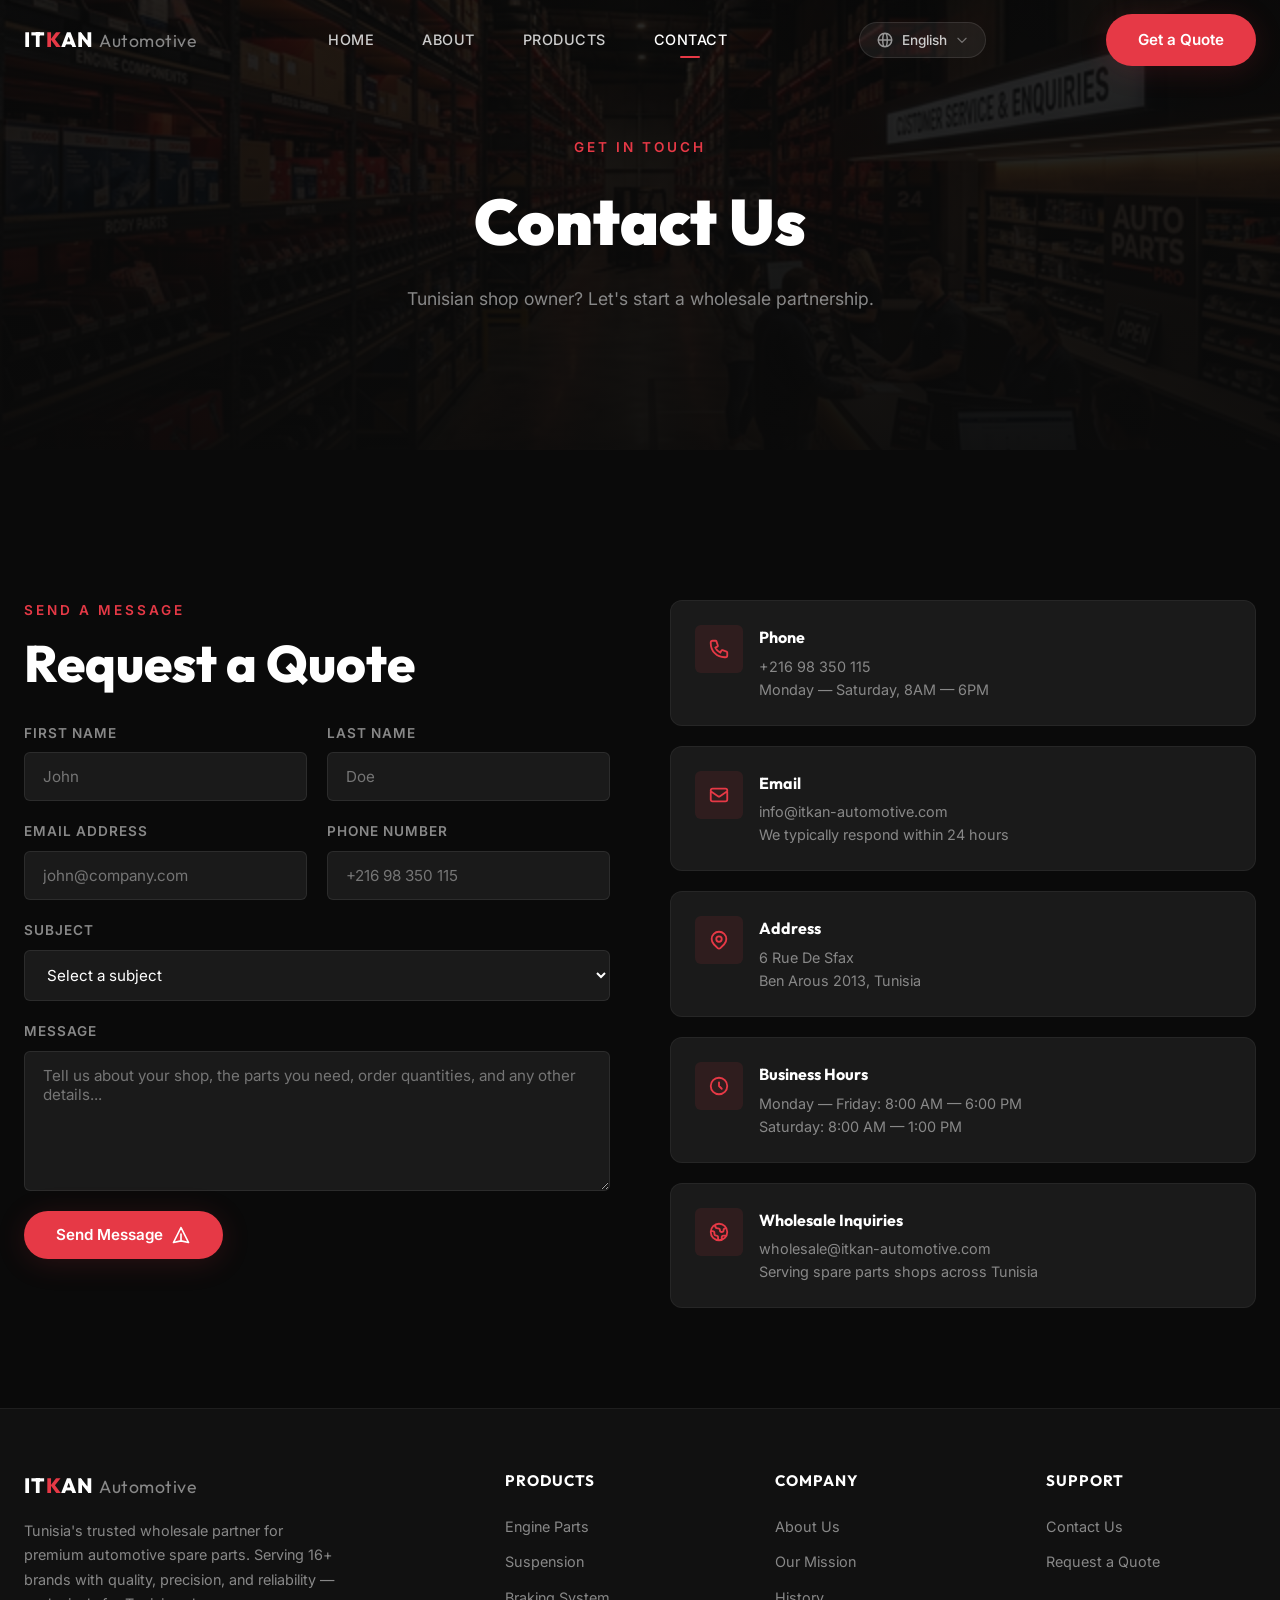
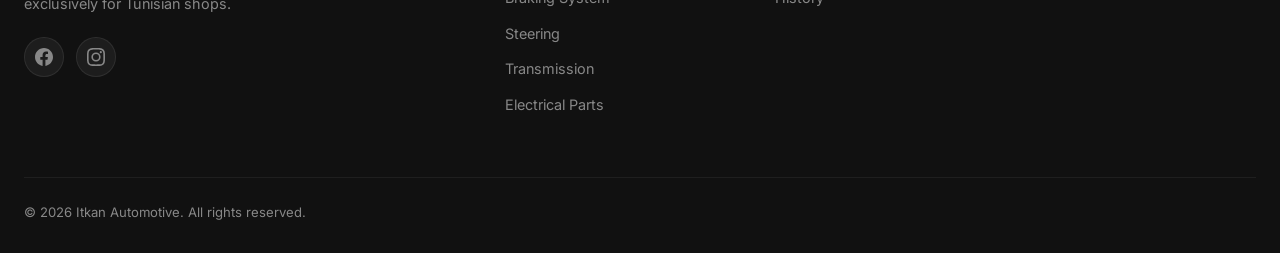
<file: contact.html>
<!DOCTYPE html>
<html lang="en">

<head>
    <meta charset="UTF-8">
    <meta name="viewport" content="width=device-width, initial-scale=1.0">
    <meta name="description"
        content="Contact Itkan Automotive for wholesale spare parts inquiries, bulk orders, and partnership opportunities for Tunisian shops.">
    <title>Contact — Itkan Automotive</title>
    <link rel="stylesheet" href="styles.css">
    <link rel="icon" type="image/png" href="assets/favicon.png?v=3">
</head>

<body>

    <!-- ========== NAVBAR ========== -->
    <nav class="navbar" id="navbar">
        <div class="nav-container">
            <a href="index.html" class="nav-logo notranslate">
                <span class="nav-logo-text">IT<span>K</span>AN <span class="nav-logo-sub">Automotive</span></span>
            </a>
            <div class="nav-links" id="navLinks">
                <a href="index.html">Home</a>
                <a href="about.html">About</a>
                <a href="products.html">Products</a>
                <a href="contact.html" class="active">Contact</a>
                <a href="contact.html" class="btn btn-primary nav-cta-mobile">Get a Quote</a>
            </div>
            <div id="google_translate_element" style="display:none;"></div>
            <div class="lang-switcher notranslate" id="langSwitcher">
                <button class="lang-btn" id="langBtn">
                    <svg class="lang-icon" fill="none" stroke="currentColor" viewBox="0 0 24 24">
                        <path stroke-linecap="round" stroke-linejoin="round" stroke-width="2"
                            d="M21 12a9 9 0 01-9 9m9-9a9 9 0 00-9-9m9 9H3m9 9a9 9 0 01-9-9m9 9c1.657 0 3-4.03 3-9s-1.343-9-3-9m0 18c-1.657 0-3-4.03-3-9s1.343-9 3-9m-9 9a9 9 0 019-9">
                        </path>
                    </svg>
                    <span id="currentLang">English</span>
                    <svg class="lang-arrow" fill="none" stroke="currentColor" viewBox="0 0 24 24">
                        <path stroke-linecap="round" stroke-linejoin="round" stroke-width="2" d="M19 9l-7 7-7-7"></path>
                    </svg>
                </button>
                <div class="lang-dropdown" id="langDropdown">
                    <a class="lang-option active" data-lang="en">English</a>
                    <a class="lang-option" data-lang="fr">Français</a>
                    <a class="lang-option" data-lang="ar">العربية</a>
                    <a class="lang-option" data-lang="tr">Türkçe</a>
                    <a class="lang-option" data-lang="zh-CN">中文</a>
                    <a class="lang-option" data-lang="pl">Polski</a>
                </div>
            </div>
            <a href="contact.html" class="btn btn-primary nav-cta">Get a Quote</a>
            <button class="hamburger" id="hamburger" aria-label="Toggle menu">
                <span></span>
                <span></span>
                <span></span>
            </button>
        </div>
    </nav>

    <!-- ========== PAGE HERO ========== -->
    <section class="page-hero">
        <div class="page-hero-bg">
            <img src="assets/contact-hero.png" alt="Itkan Automotive warehouse and customer service">
        </div>
        <div class="page-hero-content">
            <span class="section-label">Get in Touch</span>
            <h1>Contact Us</h1>
            <p>Tunisian shop owner? Let's start a wholesale partnership.</p>
        </div>
    </section>

    <!-- ========== CONTACT SECTION ========== -->
    <section class="contact-section section-padding">
        <div class="container">
            <div class="contact-grid">

                <!-- Contact Form -->
                <div class="reveal">
                    <span class="section-label">Send a Message</span>
                    <h2 class="section-title" style="margin-bottom: 30px;">Request a Quote</h2>

                    <form class="contact-form" id="contactForm" novalidate>
                        <!-- Web3Forms -->
                        <input type="hidden" name="access_key" value="eeae36a7-4687-4d2d-9452-8afae946da70">
                        <input type="hidden" name="subject" value="New Contact Form Submission — Itkan Automotive">
                        <input type="hidden" name="from_name" value="Itkan Website Contact Form">
                        <!-- Honeypot spam protection -->
                        <input type="checkbox" name="botcheck" class="hidden" style="display: none;">

                        <div class="form-row">
                            <div class="form-group">
                                <label for="firstName">First Name</label>
                                <input type="text" id="firstName" name="firstName" placeholder="John" required>
                                <span class="error-message">This field is required</span>
                            </div>
                            <div class="form-group">
                                <label for="lastName">Last Name</label>
                                <input type="text" id="lastName" name="lastName" placeholder="Doe" required>
                                <span class="error-message">This field is required</span>
                            </div>
                        </div>

                        <div class="form-row">
                            <div class="form-group">
                                <label for="email">Email Address</label>
                                <input type="email" id="email" name="email" placeholder="john@company.com" required>
                                <span class="error-message">Please enter a valid email address</span>
                            </div>
                            <div class="form-group">
                                <label for="phone">Phone Number</label>
                                <input type="tel" id="phone" name="phone" placeholder="+216 98 350 115">
                            </div>
                        </div>

                        <div class="form-group">
                            <label for="inquiry_type">Subject</label>
                            <select id="inquiry_type" name="inquiry_type" required>
                                <option value="" disabled selected>Select a subject</option>
                                <option value="Request a Quote">Request a Quote</option>
                                <option value="Product Catalog">Product Catalog</option>
                                <option value="Become a Partner Shop">Become a Partner Shop</option>
                                <option value="Technical Support">Technical Support</option>
                                <option value="Other">Other</option>
                            </select>
                            <span class="error-message">Please select a subject</span>
                        </div>

                        <div class="form-group">
                            <label for="message">Message</label>
                            <textarea id="message" name="message"
                                placeholder="Tell us about your shop, the parts you need, order quantities, and any other details..."
                                required></textarea>
                            <span class="error-message">Please enter your message</span>
                        </div>

                        <button type="submit" class="btn btn-primary" id="submitBtn" style="align-self: flex-start;">
                            <span class="btn-text">Send Message</span>
                            <span class="btn-loading" style="display: none;">
                                <svg class="spinner" viewBox="0 0 24 24" width="20" height="20" fill="none"
                                    stroke="currentColor" stroke-width="2">
                                    <circle cx="12" cy="12" r="10" stroke-dasharray="31.4" stroke-dashoffset="10"
                                        stroke-linecap="round" />
                                </svg>
                                Sending...
                            </span>
                            <svg class="btn-icon" fill="none" stroke="currentColor" viewBox="0 0 24 24">
                                <path stroke-linecap="round" stroke-linejoin="round" stroke-width="2"
                                    d="M12 19l9 2-9-18-9 18 9-2zm0 0v-8"></path>
                            </svg>
                        </button>
                    </form>

                    <!-- Success Message -->
                    <div class="form-result" id="formResult" style="display: none;">
                        <div class="form-result-icon success-icon">
                            <svg fill="none" stroke="currentColor" viewBox="0 0 24 24" width="48" height="48">
                                <path stroke-linecap="round" stroke-linejoin="round" stroke-width="2"
                                    d="M9 12l2 2 4-4m6 2a9 9 0 11-18 0 9 9 0 0118 0z"></path>
                            </svg>
                        </div>
                        <h3 class="form-result-title">Message Sent Successfully!</h3>
                        <p class="form-result-text">Thank you for reaching out. We'll get back to you within 24 hours.
                        </p>
                        <button class="btn btn-primary" id="sendAnother" style="margin-top: 20px;">Send Another
                            Message</button>
                    </div>
                </div>

                <!-- Contact Info -->
                <div class="contact-info-cards reveal reveal-delay-2">
                    <div class="contact-info-card">
                        <div class="contact-info-icon">
                            <svg fill="none" stroke="currentColor" viewBox="0 0 24 24">
                                <path stroke-linecap="round" stroke-linejoin="round" stroke-width="2"
                                    d="M3 5a2 2 0 012-2h3.28a1 1 0 01.948.684l1.498 4.493a1 1 0 01-.502 1.21l-2.257 1.13a11.042 11.042 0 005.516 5.516l1.13-2.257a1 1 0 011.21-.502l4.493 1.498a1 1 0 01.684.949V19a2 2 0 01-2 2h-1C9.716 21 3 14.284 3 6V5z">
                                </path>
                            </svg>
                        </div>
                        <div>
                            <h4>Phone</h4>
                            <p>+216 98 350 115</p>
                            <p>Monday — Saturday, 8AM — 6PM</p>
                        </div>
                    </div>

                    <div class="contact-info-card">
                        <div class="contact-info-icon">
                            <svg fill="none" stroke="currentColor" viewBox="0 0 24 24">
                                <path stroke-linecap="round" stroke-linejoin="round" stroke-width="2"
                                    d="M3 8l7.89 5.26a2 2 0 002.22 0L21 8M5 19h14a2 2 0 002-2V7a2 2 0 00-2-2H5a2 2 0 00-2 2v10a2 2 0 002 2z">
                                </path>
                            </svg>
                        </div>
                        <div>
                            <h4>Email</h4>
                            <p>info@itkan-automotive.com</p>
                            <p>We typically respond within 24 hours</p>
                        </div>
                    </div>

                    <div class="contact-info-card">
                        <div class="contact-info-icon">
                            <svg fill="none" stroke="currentColor" viewBox="0 0 24 24">
                                <path stroke-linecap="round" stroke-linejoin="round" stroke-width="2"
                                    d="M17.657 16.657L13.414 20.9a1.998 1.998 0 01-2.827 0l-4.244-4.243a8 8 0 1111.314 0z">
                                </path>
                                <path stroke-linecap="round" stroke-linejoin="round" stroke-width="2"
                                    d="M15 11a3 3 0 11-6 0 3 3 0 016 0z"></path>
                            </svg>
                        </div>
                        <div>
                            <h4>Address</h4>
                            <p>6 Rue De Sfax</p>
                            <p>Ben Arous 2013, Tunisia</p>
                        </div>
                    </div>

                    <div class="contact-info-card">
                        <div class="contact-info-icon">
                            <svg fill="none" stroke="currentColor" viewBox="0 0 24 24">
                                <path stroke-linecap="round" stroke-linejoin="round" stroke-width="2"
                                    d="M12 8v4l3 3m6-3a9 9 0 11-18 0 9 9 0 0118 0z"></path>
                            </svg>
                        </div>
                        <div>
                            <h4>Business Hours</h4>
                            <p>Monday — Friday: 8:00 AM — 6:00 PM</p>
                            <p>Saturday: 8:00 AM — 1:00 PM</p>
                        </div>
                    </div>

                    <div class="contact-info-card">
                        <div class="contact-info-icon">
                            <svg fill="none" stroke="currentColor" viewBox="0 0 24 24">
                                <path stroke-linecap="round" stroke-linejoin="round" stroke-width="2"
                                    d="M3.055 11H5a2 2 0 012 2v1a2 2 0 002 2 2 2 0 012 2v2.945M8 3.935V5.5A2.5 2.5 0 0010.5 8h.5a2 2 0 012 2 2 2 0 104 0 2 2 0 012-2h1.064M15 20.488V18a2 2 0 012-2h3.064M21 12a9 9 0 11-18 0 9 9 0 0118 0z">
                                </path>
                            </svg>
                        </div>
                        <div>
                            <h4>Wholesale Inquiries</h4>
                            <p>wholesale@itkan-automotive.com</p>
                            <p>Serving spare parts shops across Tunisia</p>
                        </div>
                    </div>
                </div>

            </div>
        </div>
    </section>

    <!-- ========== FOOTER ========== -->
    <footer class="footer" id="footer">
        <div class="container">
            <div class="footer-grid">
                <div class="footer-brand">
                    <a href="index.html" class="nav-logo notranslate">
                        <span class="nav-logo-text">IT<span>K</span>AN <span
                                class="nav-logo-sub">Automotive</span></span>
                    </a>
                    <p>Tunisia's trusted wholesale partner for premium automotive spare parts. Serving 16+ brands
                        with quality, precision, and reliability — exclusively for Tunisian shops.</p>
                    <div class="footer-socials">
                        <a href="https://www.facebook.com/profile.php?id=61569152346029" target="_blank" rel="noopener"
                            aria-label="Facebook"><svg fill="currentColor" viewBox="0 0 24 24">
                                <path
                                    d="M24 12.073c0-6.627-5.373-12-12-12s-12 5.373-12 12c0 5.99 4.388 10.954 10.125 11.854v-8.385H7.078v-3.47h3.047V9.43c0-3.007 1.792-4.669 4.533-4.669 1.312 0 2.686.235 2.686.235v2.953H15.83c-1.491 0-1.956.925-1.956 1.874v2.25h3.328l-.532 3.47h-2.796v8.385C19.612 23.027 24 18.062 24 12.073z" />
                            </svg></a>
                        <a href="https://www.instagram.com/itkan_automotive/" target="_blank" rel="noopener" aria-label="Instagram"><svg fill="currentColor"
                                viewBox="0 0 24 24">
                                <path
                                    d="M12 2.163c3.204 0 3.584.012 4.85.07 3.252.148 4.771 1.691 4.919 4.919.058 1.265.069 1.645.069 4.849 0 3.205-.012 3.584-.069 4.849-.149 3.225-1.664 4.771-4.919 4.919-1.266.058-1.644.07-4.85.07-3.204 0-3.584-.012-4.849-.07-3.26-.149-4.771-1.699-4.919-4.92-.058-1.265-.07-1.644-.07-4.849 0-3.204.013-3.583.07-4.849.149-3.227 1.664-4.771 4.919-4.919 1.266-.057 1.645-.069 4.849-.069zM12 0C8.741 0 8.333.014 7.053.072 2.695.272.273 2.69.073 7.052.014 8.333 0 8.741 0 12c0 3.259.014 3.668.072 4.948.2 4.358 2.618 6.78 6.98 6.98C8.333 23.986 8.741 24 12 24c3.259 0 3.668-.014 4.948-.072 4.354-.2 6.782-2.618 6.979-6.98.059-1.28.073-1.689.073-4.948 0-3.259-.014-3.667-.072-4.947-.196-4.354-2.617-6.78-6.979-6.98C15.668.014 15.259 0 12 0zm0 5.838a6.162 6.162 0 100 12.324 6.162 6.162 0 000-12.324zM12 16a4 4 0 110-8 4 4 0 010 8zm6.406-11.845a1.44 1.44 0 100 2.881 1.44 1.44 0 000-2.881z" />
                            </svg></a>
                    </div>
                </div>
                <div>
                    <h4 class="footer-col-title">Products</h4>
                    <ul class="footer-links">
                        <li><a href="products.html#engine-parts">Engine Parts</a></li>
                        <li><a href="products.html#suspension">Suspension</a></li>
                        <li><a href="products.html#braking-system">Braking System</a></li>
                        <li><a href="products.html#steering">Steering</a></li>
                        <li><a href="products.html#transmission">Transmission</a></li>
                        <li><a href="products.html#electrical-parts">Electrical Parts</a></li>
                    </ul>
                </div>
                <div>
                    <h4 class="footer-col-title">Company</h4>
                    <ul class="footer-links">
                        <li><a href="about.html">About Us</a></li>
                        <li><a href="about.html#mission">Our Mission</a></li>
                        <li><a href="about.html#timeline">History</a></li>
                    </ul>
                </div>
                <div>
                    <h4 class="footer-col-title">Support</h4>
                    <ul class="footer-links">
                        <li><a href="contact.html">Contact Us</a></li>
                        <li><a href="contact.html">Request a Quote</a></li>
                    </ul>
                </div>
            </div>
            <div class="footer-bottom">
                <p>&copy; 2026 Itkan Automotive. All rights reserved.</p>
            </div>
        </div>
    </footer>

    <script src="script.js"></script>
    <script>
        function googleTranslateElementInit() {
            new google.translate.TranslateElement({
                pageLanguage: 'en',
                includedLanguages: 'en,fr,ar,zh-CN,tr,pl',
                layout: google.translate.TranslateElement.InlineLayout.HORIZONTAL,
                autoDisplay: false
            }, 'google_translate_element');
        }
    </script>
    <script src="//translate.google.com/translate_a/element.js?cb=googleTranslateElementInit"></script>
</body>

</html>
</file>
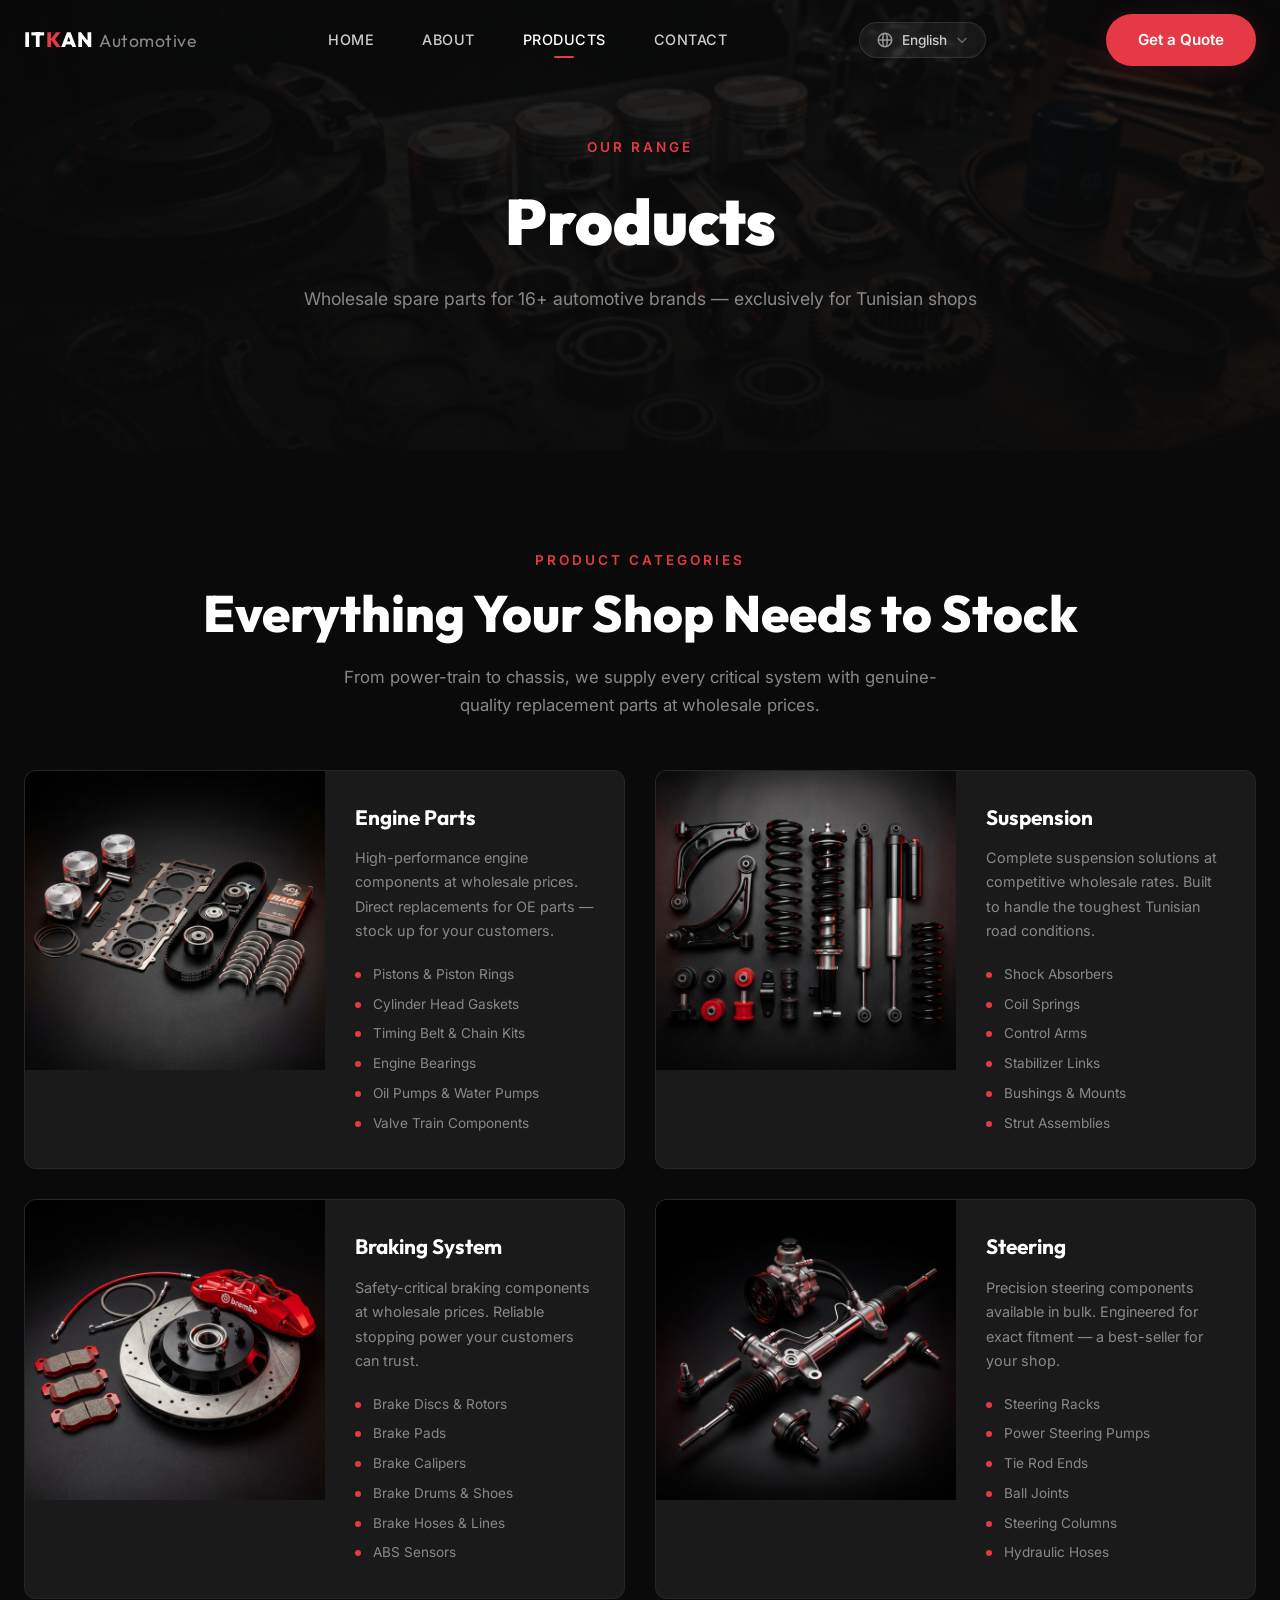
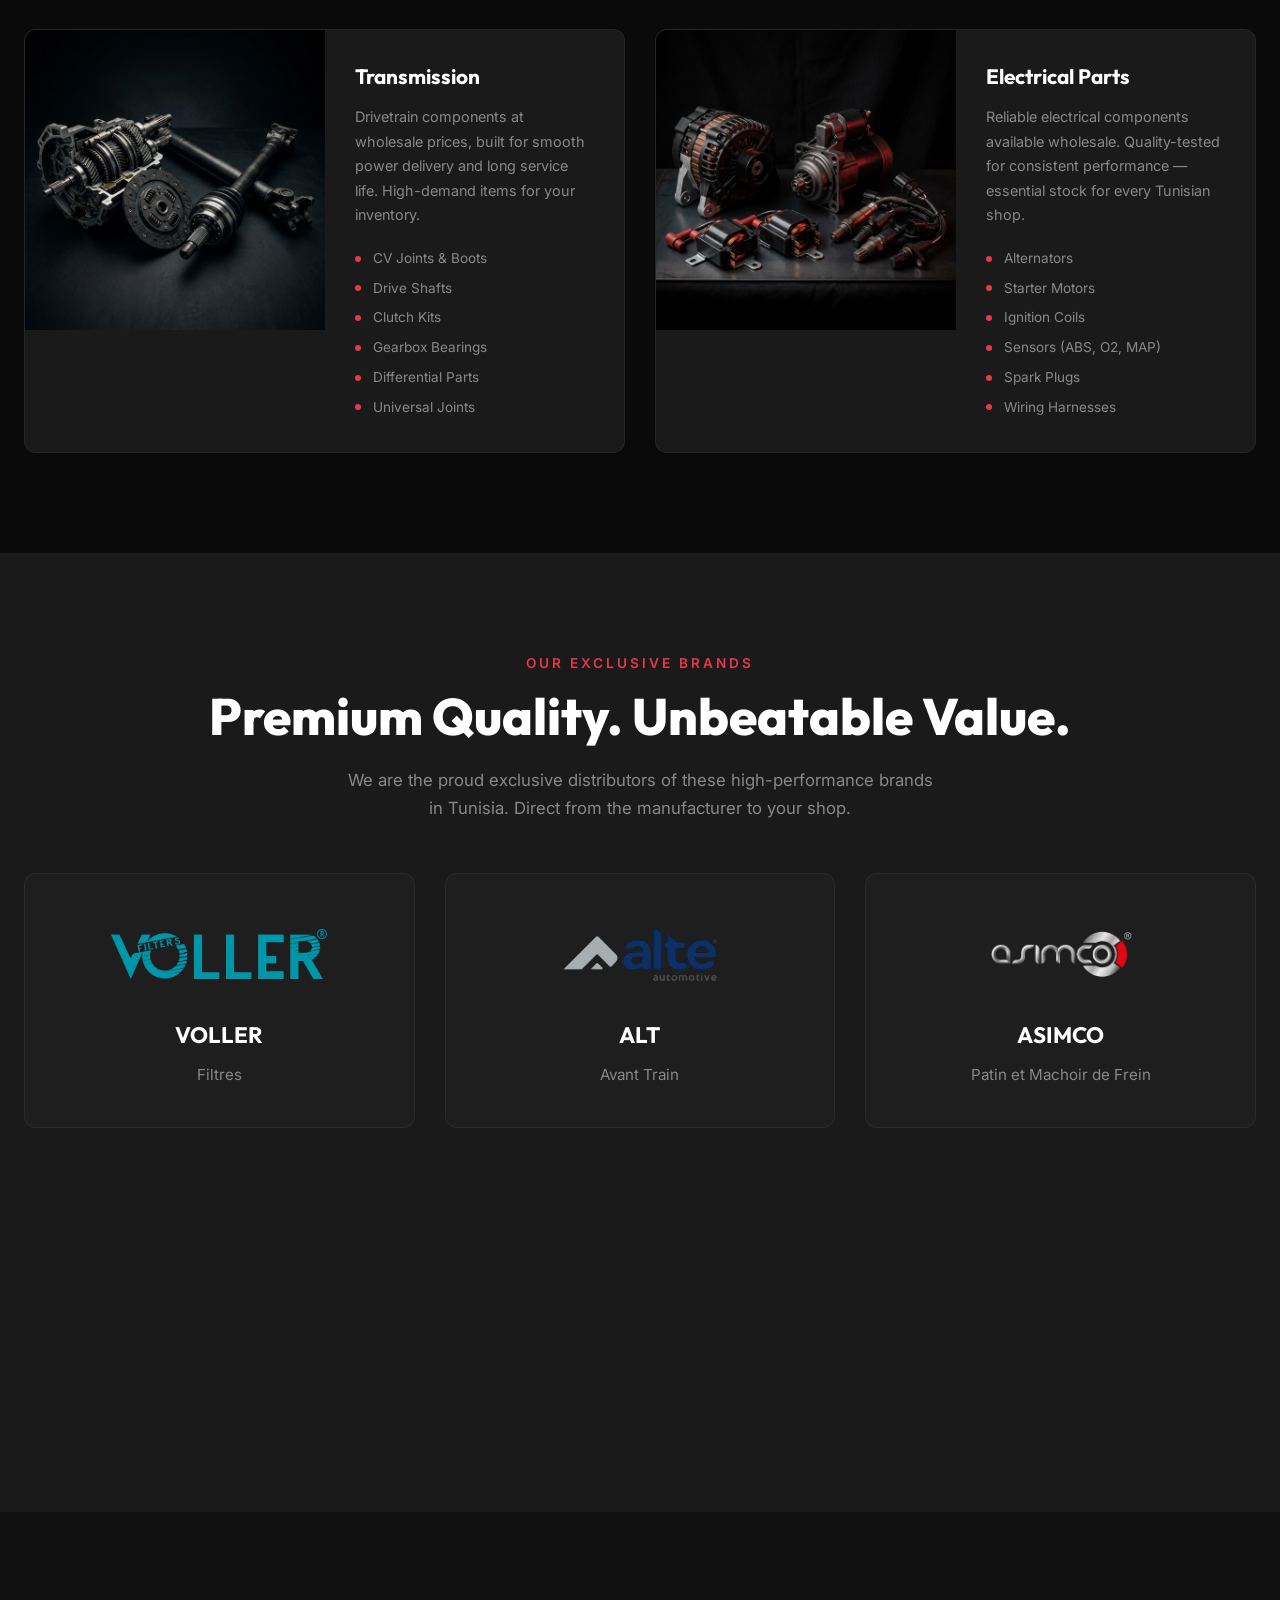
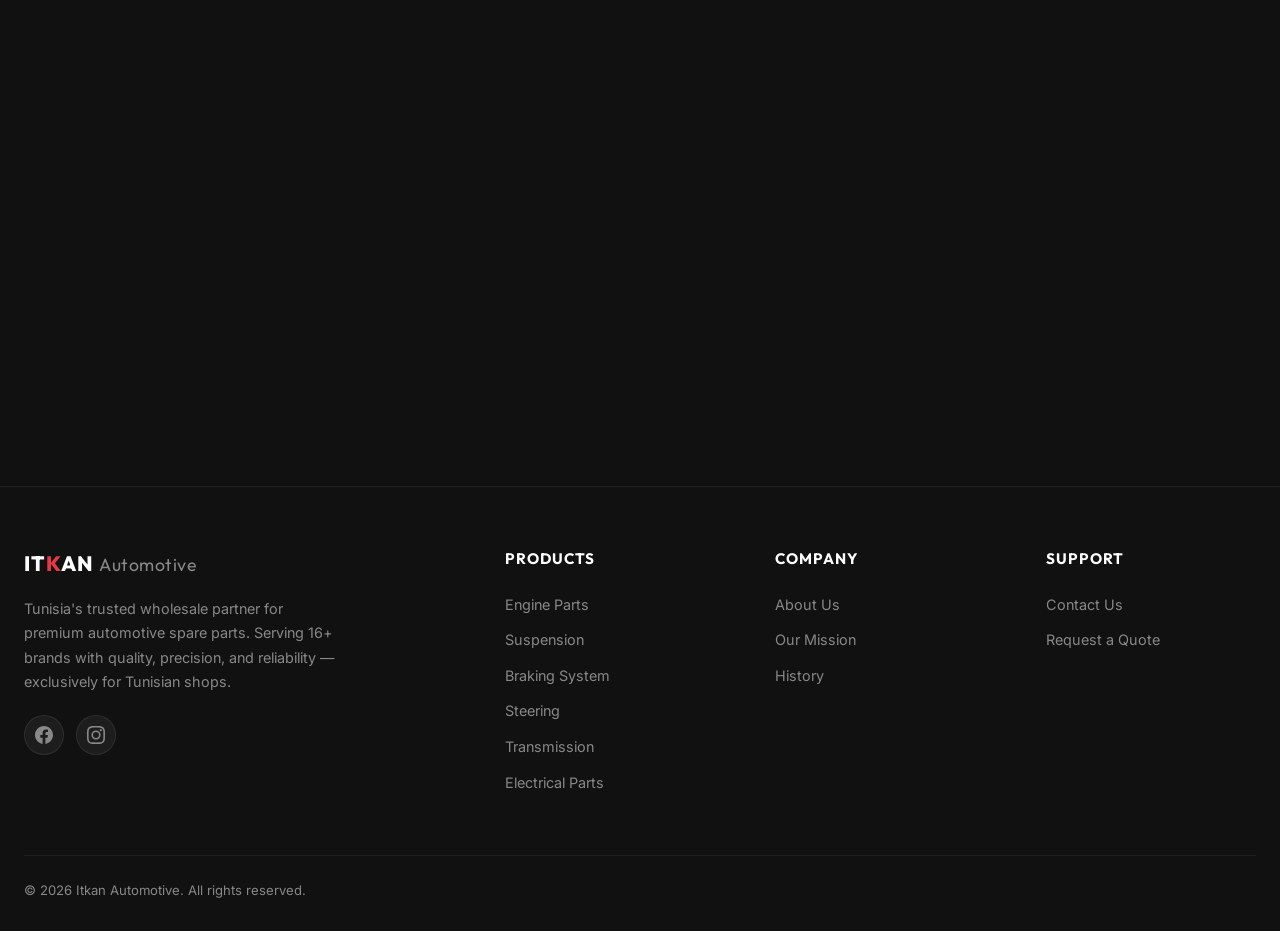
<file: products.html>
<!DOCTYPE html>
<html lang="en">

<head>
    <meta charset="UTF-8">
    <meta name="viewport" content="width=device-width, initial-scale=1.0">
    <meta name="description"
        content="Browse Itkan Automotive's wholesale range of spare parts for Tunisian shops — engine, suspension, braking, steering, transmission, and electrical components.">
    <title>Products — Itkan Automotive</title>
    <link rel="stylesheet" href="styles.css">
    <link rel="icon" type="image/png" href="assets/favicon.png?v=3">
</head>

<body>

    <!-- ========== NAVBAR ========== -->
    <nav class="navbar" id="navbar">
        <div class="nav-container">
            <a href="index.html" class="nav-logo notranslate">
                <span class="nav-logo-text">IT<span>K</span>AN <span class="nav-logo-sub">Automotive</span></span>
            </a>
            <div class="nav-links" id="navLinks">
                <a href="index.html">Home</a>
                <a href="about.html">About</a>
                <a href="products.html" class="active">Products</a>
                <a href="contact.html">Contact</a>
                <a href="contact.html" class="btn btn-primary nav-cta-mobile">Get a Quote</a>
            </div>
            <div id="google_translate_element" style="display:none;"></div>
            <div class="lang-switcher notranslate" id="langSwitcher">
                <button class="lang-btn" id="langBtn">
                    <svg class="lang-icon" fill="none" stroke="currentColor" viewBox="0 0 24 24">
                        <path stroke-linecap="round" stroke-linejoin="round" stroke-width="2"
                            d="M21 12a9 9 0 01-9 9m9-9a9 9 0 00-9-9m9 9H3m9 9a9 9 0 01-9-9m9 9c1.657 0 3-4.03 3-9s-1.343-9-3-9m0 18c-1.657 0-3-4.03-3-9s1.343-9 3-9m-9 9a9 9 0 019-9">
                        </path>
                    </svg>
                    <span id="currentLang">English</span>
                    <svg class="lang-arrow" fill="none" stroke="currentColor" viewBox="0 0 24 24">
                        <path stroke-linecap="round" stroke-linejoin="round" stroke-width="2" d="M19 9l-7 7-7-7"></path>
                    </svg>
                </button>
                <div class="lang-dropdown" id="langDropdown">
                    <a class="lang-option active" data-lang="en">English</a>
                    <a class="lang-option" data-lang="fr">Français</a>
                    <a class="lang-option" data-lang="ar">العربية</a>
                    <a class="lang-option" data-lang="tr">Türkçe</a>
                    <a class="lang-option" data-lang="zh-CN">中文</a>
                    <a class="lang-option" data-lang="pl">Polski</a>
                </div>
            </div>
            <a href="contact.html" class="btn btn-primary nav-cta">Get a Quote</a>
            <button class="hamburger" id="hamburger" aria-label="Toggle menu">
                <span></span>
                <span></span>
                <span></span>
            </button>
        </div>
    </nav>

    <!-- ========== PAGE HERO ========== -->
    <section class="page-hero">
        <div class="page-hero-bg">
            <img src="assets/products-hero.png" alt="Automotive spare parts display">
        </div>
        <div class="page-hero-content">
            <span class="section-label">Our Range</span>
            <h1>Products</h1>
            <p>Wholesale spare parts for 16+ automotive brands — exclusively for Tunisian shops</p>
        </div>
    </section>

    <!-- ========== PRODUCTS LISTING ========== -->
    <section class="products-page-section section-padding">
        <div class="container">
            <div class="text-center reveal">
                <span class="section-label">Product Categories</span>
                <h2 class="section-title">Everything Your Shop Needs to Stock</h2>
                <p class="section-subtitle">From power-train to chassis, we supply every critical system with
                    genuine-quality replacement parts at wholesale prices.</p>
            </div>

            <div class="products-page-grid">

                <!-- Engine Parts -->
                <div class="product-detail-card reveal" id="engine-parts">
                    <div class="product-detail-img">
                        <img src="assets/products/engine-parts.png" alt="Engine Parts">
                    </div>
                    <div class="product-detail-info">
                        <h3>Engine Parts</h3>
                        <p>High-performance engine components at wholesale prices. Direct replacements for OE parts —
                            stock up for your customers.</p>
                        <ul>
                            <li>Pistons & Piston Rings</li>
                            <li>Cylinder Head Gaskets</li>
                            <li>Timing Belt & Chain Kits</li>
                            <li>Engine Bearings</li>
                            <li>Oil Pumps & Water Pumps</li>
                            <li>Valve Train Components</li>
                        </ul>
                    </div>
                </div>

                <!-- Suspension -->
                <div class="product-detail-card reveal reveal-delay-1" id="suspension">
                    <div class="product-detail-img">
                        <img src="assets/products/suspension.png" alt="Suspension Parts">
                    </div>
                    <div class="product-detail-info">
                        <h3>Suspension</h3>
                        <p>Complete suspension solutions at competitive wholesale rates. Built to handle the toughest
                            Tunisian road conditions.</p>
                        <ul>
                            <li>Shock Absorbers</li>
                            <li>Coil Springs</li>
                            <li>Control Arms</li>
                            <li>Stabilizer Links</li>
                            <li>Bushings & Mounts</li>
                            <li>Strut Assemblies</li>
                        </ul>
                    </div>
                </div>

                <!-- Braking System -->
                <div class="product-detail-card reveal" id="braking-system">
                    <div class="product-detail-img">
                        <img src="assets/products/braking-system.png" alt="Braking System">
                    </div>
                    <div class="product-detail-info">
                        <h3>Braking System</h3>
                        <p>Safety-critical braking components at wholesale prices. Reliable stopping power your
                            customers can trust.</p>
                        <ul>
                            <li>Brake Discs & Rotors</li>
                            <li>Brake Pads</li>
                            <li>Brake Calipers</li>
                            <li>Brake Drums & Shoes</li>
                            <li>Brake Hoses & Lines</li>
                            <li>ABS Sensors</li>
                        </ul>
                    </div>
                </div>

                <!-- Steering -->
                <div class="product-detail-card reveal reveal-delay-1" id="steering">
                    <div class="product-detail-img">
                        <img src="assets/products/steering.png" alt="Steering Parts">
                    </div>
                    <div class="product-detail-info">
                        <h3>Steering</h3>
                        <p>Precision steering components available in bulk. Engineered for exact fitment — a
                            best-seller for your shop.</p>
                        <ul>
                            <li>Steering Racks</li>
                            <li>Power Steering Pumps</li>
                            <li>Tie Rod Ends</li>
                            <li>Ball Joints</li>
                            <li>Steering Columns</li>
                            <li>Hydraulic Hoses</li>
                        </ul>
                    </div>
                </div>

                <!-- Transmission -->
                <div class="product-detail-card reveal" id="transmission">
                    <div class="product-detail-img">
                        <img src="assets/products/transmission.png" alt="Transmission Parts">
                    </div>
                    <div class="product-detail-info">
                        <h3>Transmission</h3>
                        <p>Drivetrain components at wholesale prices, built for smooth power delivery and long
                            service life. High-demand items for your inventory.</p>
                        <ul>
                            <li>CV Joints & Boots</li>
                            <li>Drive Shafts</li>
                            <li>Clutch Kits</li>
                            <li>Gearbox Bearings</li>
                            <li>Differential Parts</li>
                            <li>Universal Joints</li>
                        </ul>
                    </div>
                </div>

                <!-- Electrical Parts -->
                <div class="product-detail-card reveal reveal-delay-1" id="electrical-parts">
                    <div class="product-detail-img">
                        <img src="assets/products/electrical.png" alt="Electrical Parts">
                    </div>
                    <div class="product-detail-info">
                        <h3>Electrical Parts</h3>
                        <p>Reliable electrical components available wholesale. Quality-tested for consistent
                            performance — essential stock for every Tunisian shop.</p>
                        <ul>
                            <li>Alternators</li>
                            <li>Starter Motors</li>
                            <li>Ignition Coils</li>
                            <li>Sensors (ABS, O2, MAP)</li>
                            <li>Spark Plugs</li>
                            <li>Wiring Harnesses</li>
                        </ul>
                    </div>
                </div>

            </div>
        </div>
    </section>

    <!-- ========== EXCLUSIVE BRANDS ========== -->
    <section class="exclusive-brands section-padding" id="exclusive-brands">
        <div class="container">
            <div class="text-center reveal">
                <span class="section-label">Our Exclusive Brands</span>
                <h2 class="section-title">Premium Quality. Unbeatable Value.</h2>
                <p class="section-subtitle">We are the proud exclusive distributors of these high-performance brands in Tunisia. Direct from the manufacturer to your shop.</p>
            </div>

            <div class="exclusive-grid">
                <!-- VOLLER -->
                <div class="exclusive-card reveal reveal-delay-1">
                    <div class="exclusive-logo-wrapper">
                        <img src="assets/products/Voller-R.png" alt="VOLLER Logo" class="exclusive-img-logo logo-voller">
                    </div>
                    <h3>VOLLER</h3>
                    <p class="exclusive-desc">Filtres</p>
                </div>
                
                <!-- ALT -->
                <div class="exclusive-card reveal reveal-delay-2">
                    <div class="exclusive-logo-wrapper">
                        <img src="assets/products/alte-removebg-preview.png" alt="ALT Logo" class="exclusive-img-logo logo-alt">
                    </div>
                    <h3>ALT</h3>
                    <p class="exclusive-desc">Avant Train</p>
                </div>

                <!-- ASIMCO -->
                <div class="exclusive-card reveal reveal-delay-3">
                    <div class="exclusive-logo-wrapper">
                        <img src="assets/products/asimco-removebg-preview.png" alt="ASIMCO Logo" class="exclusive-img-logo logo-asimco">
                    </div>
                    <h3>ASIMCO</h3>
                    <p class="exclusive-desc">Patin et Machoir de Frein</p>
                </div>

                <!-- DABYON -->
                <div class="exclusive-card reveal reveal-delay-4">
                    <div class="exclusive-logo-wrapper">
                        <img src="assets/products/DABYON-removebg-preview.png" alt="DABYON Logo" class="exclusive-img-logo logo-dabyon">
                    </div>
                    <h3>DABYON</h3>
                    <p class="exclusive-desc">Amortisseur</p>
                </div>

                <!-- MOTORTEC -->
                <div class="exclusive-card reveal reveal-delay-5">
                    <div class="exclusive-logo-wrapper">
                        <img src="assets/products/motortec-removebg-preview.png" alt="MOTORTEC Logo" class="exclusive-img-logo logo-motortec">
                    </div>
                    <h3>MOTORTEC</h3>
                    <p class="exclusive-desc">Voiture Chinois (Chery / MG / Geely / Haval)</p>
                </div>

                <!-- GSP INNERTEC -->
                <div class="exclusive-card reveal reveal-delay-6">
                    <div class="exclusive-logo-wrapper">
                        <div class="css-logo css-logo-gsp">GSP <br> INNERTEC</div>
                    </div>
                    <h3>GSP INNERTEC</h3>
                    <p class="exclusive-desc">Moyeu / Roulement / Cardan / Tête Cardan</p>
                </div>
            </div>
        </div>
    </section>

    <!-- ========== BRANDS CTA ========== -->
    <section class="cta-section section-padding">
        <div class="container">
            <div class="cta-card reveal">
                <span class="section-label">Brands We Cover</span>
                <h2 class="section-title">16+ Car Manufacturers</h2>
                <p class="section-subtitle" style="margin: 0 auto 30px;">
                    Mazda · Great Wall · Geely · Nissan · Toyota · Hyundai · SsangYong · MG · Suzuki · Chery ·
                    Mitsubishi · Mahindra · Ford · Haval · KIA · Isuzu
                </p>
                <a href="contact.html" class="btn btn-primary">
                    Request a Quote
                    <svg class="btn-icon" fill="none" stroke="currentColor" viewBox="0 0 24 24">
                        <path stroke-linecap="round" stroke-linejoin="round" stroke-width="2"
                            d="M17 8l4 4m0 0l-4 4m4-4H3"></path>
                    </svg>
                </a>
            </div>
        </div>
    </section>

    <!-- ========== FOOTER ========== -->
    <footer class="footer" id="footer">
        <div class="container">
            <div class="footer-grid">
                <div class="footer-brand">
                    <a href="index.html" class="nav-logo notranslate">
                        <span class="nav-logo-text">IT<span>K</span>AN <span
                                class="nav-logo-sub">Automotive</span></span>
                    </a>
                    <p>Tunisia's trusted wholesale partner for premium automotive spare parts. Serving 16+ brands
                        with quality, precision, and reliability — exclusively for Tunisian shops.</p>
                    <div class="footer-socials">
                        <a href="https://www.facebook.com/profile.php?id=61569152346029" target="_blank" rel="noopener"
                            aria-label="Facebook"><svg fill="currentColor" viewBox="0 0 24 24">
                                <path
                                    d="M24 12.073c0-6.627-5.373-12-12-12s-12 5.373-12 12c0 5.99 4.388 10.954 10.125 11.854v-8.385H7.078v-3.47h3.047V9.43c0-3.007 1.792-4.669 4.533-4.669 1.312 0 2.686.235 2.686.235v2.953H15.83c-1.491 0-1.956.925-1.956 1.874v2.25h3.328l-.532 3.47h-2.796v8.385C19.612 23.027 24 18.062 24 12.073z" />
                            </svg></a>
                        <a href="https://www.instagram.com/itkan_automotive/" target="_blank" rel="noopener" aria-label="Instagram"><svg fill="currentColor"
                                viewBox="0 0 24 24">
                                <path
                                    d="M12 2.163c3.204 0 3.584.012 4.85.07 3.252.148 4.771 1.691 4.919 4.919.058 1.265.069 1.645.069 4.849 0 3.205-.012 3.584-.069 4.849-.149 3.225-1.664 4.771-4.919 4.919-1.266.058-1.644.07-4.85.07-3.204 0-3.584-.012-4.849-.07-3.26-.149-4.771-1.699-4.919-4.92-.058-1.265-.07-1.644-.07-4.849 0-3.204.013-3.583.07-4.849.149-3.227 1.664-4.771 4.919-4.919 1.266-.057 1.645-.069 4.849-.069zM12 0C8.741 0 8.333.014 7.053.072 2.695.272.273 2.69.073 7.052.014 8.333 0 8.741 0 12c0 3.259.014 3.668.072 4.948.2 4.358 2.618 6.78 6.98 6.98C8.333 23.986 8.741 24 12 24c3.259 0 3.668-.014 4.948-.072 4.354-.2 6.782-2.618 6.979-6.98.059-1.28.073-1.689.073-4.948 0-3.259-.014-3.667-.072-4.947-.196-4.354-2.617-6.78-6.979-6.98C15.668.014 15.259 0 12 0zm0 5.838a6.162 6.162 0 100 12.324 6.162 6.162 0 000-12.324zM12 16a4 4 0 110-8 4 4 0 010 8zm6.406-11.845a1.44 1.44 0 100 2.881 1.44 1.44 0 000-2.881z" />
                            </svg></a>
                    </div>
                </div>
                <div>
                    <h4 class="footer-col-title">Products</h4>
                    <ul class="footer-links">
                        <li><a href="products.html#engine-parts">Engine Parts</a></li>
                        <li><a href="products.html#suspension">Suspension</a></li>
                        <li><a href="products.html#braking-system">Braking System</a></li>
                        <li><a href="products.html#steering">Steering</a></li>
                        <li><a href="products.html#transmission">Transmission</a></li>
                        <li><a href="products.html#electrical-parts">Electrical Parts</a></li>
                    </ul>
                </div>
                <div>
                    <h4 class="footer-col-title">Company</h4>
                    <ul class="footer-links">
                        <li><a href="about.html">About Us</a></li>
                        <li><a href="about.html#mission">Our Mission</a></li>
                        <li><a href="about.html#timeline">History</a></li>
                    </ul>
                </div>
                <div>
                    <h4 class="footer-col-title">Support</h4>
                    <ul class="footer-links">
                        <li><a href="contact.html">Contact Us</a></li>
                        <li><a href="contact.html">Request a Quote</a></li>
                    </ul>
                </div>
            </div>
            <div class="footer-bottom">
                <p>&copy; 2026 Itkan Automotive. All rights reserved.</p>
            </div>
        </div>
    </footer>



    <script src="script.js"></script>
    <script>
        function googleTranslateElementInit() {
            new google.translate.TranslateElement({
                pageLanguage: 'en',
                includedLanguages: 'en,fr,ar,zh-CN,tr,pl',
                layout: google.translate.TranslateElement.InlineLayout.HORIZONTAL,
                autoDisplay: false
            }, 'google_translate_element');
        }
    </script>
    <script src="//translate.google.com/translate_a/element.js?cb=googleTranslateElementInit"></script>
</body>

</html>
</file>
<file: styles.css>
/* ============================================
   ITKAN AUTOMOTIVE — Design System
   ============================================ */

/* ---------- Google Fonts ---------- */
@import url('https://fonts.googleapis.com/css2?family=Inter:wght@300;400;500;600;700;800;900&family=Outfit:wght@400;500;600;700;800;900&display=swap');

/* ---------- CSS Custom Properties ---------- */
:root {
  /* Colors */
  --clr-black: #0a0a0a;
  --clr-dark: #111111;
  --clr-dark-2: #1a1a1a;
  --clr-dark-3: #222222;
  --clr-gray: #2a2a2a;
  --clr-gray-2: #444444;
  --clr-gray-3: #888888;
  --clr-light: #cccccc;
  --clr-white: #f5f5f5;
  --clr-pure-white: #ffffff;
  --clr-red: #e63946;
  --clr-red-dark: #c1121f;
  --clr-red-light: #ff6b6b;

  /* Typography */
  --ff-heading: 'Outfit', sans-serif;
  --ff-body: 'Inter', sans-serif;

  /* Sizing */
  --max-width: 1280px;
  --nav-height: 80px;

  /* Transitions */
  --transition-fast: 0.2s ease;
  --transition-base: 0.35s ease;
  --transition-slow: 0.6s ease;
  --transition-spring: 0.5s cubic-bezier(0.25, 0.46, 0.45, 0.94);

  /* Shadows */
  --shadow-sm: 0 2px 8px rgba(0, 0, 0, 0.3);
  --shadow-md: 0 4px 20px rgba(0, 0, 0, 0.4);
  --shadow-lg: 0 8px 40px rgba(0, 0, 0, 0.5);
  --shadow-red: 0 4px 30px rgba(230, 57, 70, 0.15);

  /* Border Radius */
  --radius-sm: 6px;
  --radius-md: 12px;
  --radius-lg: 20px;
  --radius-xl: 30px;
}

/* ---------- Reset ---------- */
*,
*::before,
*::after {
  margin: 0;
  padding: 0;
  box-sizing: border-box;
}

html {
  scroll-behavior: smooth;
  font-size: 16px;
  scroll-padding-top: calc(var(--nav-height) + 20px);
}

body {
  font-family: var(--ff-body);
  background-color: var(--clr-black);
  color: var(--clr-white);
  line-height: 1.6;
  overflow-x: hidden;
  -webkit-font-smoothing: antialiased;
  -moz-osx-font-smoothing: grayscale;
}

a {
  text-decoration: none;
  color: inherit;
  transition: color var(--transition-fast);
}

img {
  max-width: 100%;
  display: block;
}

ul,
ol {
  list-style: none;
}

button {
  font-family: var(--ff-body);
  cursor: pointer;
  border: none;
  outline: none;
}

/* ---------- Utility Classes ---------- */
.container {
  max-width: var(--max-width);
  margin: 0 auto;
  padding: 0 24px;
}

.section-padding {
  padding: 100px 0;
}

.section-label {
  font-family: var(--ff-body);
  font-size: 0.85rem;
  font-weight: 600;
  text-transform: uppercase;
  letter-spacing: 3px;
  color: var(--clr-red);
  margin-bottom: 12px;
  display: block;
}

.section-title {
  font-family: var(--ff-heading);
  font-size: clamp(2rem, 4vw, 3.2rem);
  font-weight: 800;
  line-height: 1.15;
  margin-bottom: 20px;
  color: var(--clr-pure-white);
}

.section-subtitle {
  font-size: 1.05rem;
  color: var(--clr-gray-3);
  max-width: 600px;
  line-height: 1.7;
}

.text-center {
  text-align: center;
}

.text-center .section-subtitle {
  margin-left: auto;
  margin-right: auto;
}

/* ---------- Buttons ---------- */
.btn {
  display: inline-flex;
  align-items: center;
  gap: 8px;
  padding: 14px 32px;
  font-size: 0.95rem;
  font-weight: 600;
  border-radius: var(--radius-xl);
  transition: all var(--transition-base);
  position: relative;
  overflow: hidden;
}

.btn-primary {
  background: var(--clr-red);
  color: var(--clr-pure-white);
  box-shadow: var(--shadow-red);
}

.btn-primary:hover {
  background: var(--clr-red-dark);
  transform: translateY(-2px);
  box-shadow: 0 6px 35px rgba(230, 57, 70, 0.3);
}

.btn-outline {
  background: transparent;
  color: var(--clr-pure-white);
  border: 2px solid var(--clr-gray-2);
}

.btn-outline:hover {
  border-color: var(--clr-red);
  color: var(--clr-red);
  transform: translateY(-2px);
}

.btn-icon {
  width: 20px;
  height: 20px;
}

/* ============================================
   NAVIGATION
   ============================================ */
.navbar {
  position: fixed;
  top: 0;
  left: 0;
  width: 100%;
  z-index: 1000;
  height: var(--nav-height);
  display: flex;
  align-items: center;
  transition: all var(--transition-base);
  background: transparent;
}

.navbar.scrolled {
  background: rgba(10, 10, 10, 0.95);
  backdrop-filter: blur(20px);
  -webkit-backdrop-filter: blur(20px);
  box-shadow: 0 2px 30px rgba(0, 0, 0, 0.5);
}

.nav-container {
  max-width: var(--max-width);
  margin: 0 auto;
  padding: 0 24px;
  width: 100%;
  display: flex;
  align-items: center;
  justify-content: space-between;
}

.nav-logo img {
  height: 45px;
  width: auto;
}

.nav-logo {
  display: flex;
  align-items: center;
  gap: 10px;
}

.nav-logo-text {
  font-family: var(--ff-heading);
  font-weight: 800;
  font-size: 1.3rem;
  color: var(--clr-pure-white);
  letter-spacing: 1px;
}

.nav-logo-text span {
  color: var(--clr-red);
}

.nav-logo-sub {
  font-weight: 400;
  font-size: 0.85em;
  color: var(--clr-gray-3) !important;
  letter-spacing: 0.5px;
}

.nav-links {
  display: flex;
  align-items: center;
  gap: 8px;
}

.nav-links a {
  padding: 10px 20px;
  font-size: 0.9rem;
  font-weight: 500;
  letter-spacing: 0.5px;
  text-transform: uppercase;
  color: var(--clr-light);
  border-radius: var(--radius-sm);
  transition: all var(--transition-fast);
  position: relative;
}

.nav-links a::after {
  content: '';
  position: absolute;
  bottom: 4px;
  left: 50%;
  transform: translateX(-50%);
  width: 0;
  height: 2px;
  background: var(--clr-red);
  transition: width var(--transition-base);
  border-radius: 2px;
}

.nav-links a:hover,
.nav-links a.active {
  color: var(--clr-pure-white);
}

.nav-links a:hover::after,
.nav-links a.active::after {
  width: 20px;
}

.nav-cta {
  margin-left: 8px;
}

.nav-cta-mobile {
  display: none;
}

/* Hamburger */
.hamburger {
  display: none;
  flex-direction: column;
  gap: 5px;
  cursor: pointer;
  padding: 8px;
  background: none;
}

.hamburger span {
  display: block;
  width: 24px;
  height: 2px;
  background: var(--clr-pure-white);
  border-radius: 2px;
  transition: all var(--transition-base);
}

.hamburger.active span:nth-child(1) {
  transform: rotate(45deg) translate(5px, 5px);
}

.hamburger.active span:nth-child(2) {
  opacity: 0;
}

.hamburger.active span:nth-child(3) {
  transform: rotate(-45deg) translate(5px, -5px);
}

/* ============================================
   HERO SECTION
   ============================================ */
.hero {
  position: relative;
  min-height: 100vh;
  display: flex;
  align-items: center;
  justify-content: center;
  overflow: hidden;
}

.hero-bg {
  position: absolute;
  inset: 0;
  z-index: 0;
}

.hero-bg img {
  width: 100%;
  height: 100%;
  object-fit: cover;
  opacity: 0.5;
}

.hero-bg::after {
  content: '';
  position: absolute;
  inset: 0;
  background: linear-gradient(180deg,
      rgba(10, 10, 10, 0.5) 0%,
      rgba(10, 10, 10, 0.3) 40%,
      rgba(10, 10, 10, 0.7) 80%,
      rgba(10, 10, 10, 1) 100%);
}

.hero-content {
  position: relative;
  z-index: 1;
  text-align: center;
  max-width: 800px;
  padding: 0 24px;
}

.hero-logo {
  width: 380px;
  max-width: 80vw;
  margin: 0 auto 30px;
  animation: fadeInUp 1s ease forwards;
  filter: drop-shadow(0 0 40px rgba(230, 57, 70, 0.15));
}

.hero-tagline {
  font-family: var(--ff-heading);
  font-size: clamp(1.2rem, 3vw, 1.8rem);
  font-weight: 300;
  color: var(--clr-light);
  margin-bottom: 16px;
  letter-spacing: 2px;
  text-transform: uppercase;
  animation: fadeInUp 1s ease 0.2s both;
}

.hero-description {
  font-size: 1.1rem;
  color: var(--clr-gray-3);
  margin-bottom: 40px;
  line-height: 1.7;
  animation: fadeInUp 1s ease 0.4s both;
}

.hero-buttons {
  display: flex;
  gap: 16px;
  justify-content: center;
  flex-wrap: wrap;
  animation: fadeInUp 1s ease 0.6s both;
}

.hero-scroll-indicator {
  position: absolute;
  bottom: 40px;
  left: 50%;
  transform: translateX(-50%);
  z-index: 1;
  animation: bounce 2s infinite;
}

.hero-scroll-indicator svg {
  width: 28px;
  height: 28px;
  color: var(--clr-gray-3);
}

/* Red lines decoration - inspired by the Itkan triple-stripe logo mark */
.hero-stripes {
  position: absolute;
  right: 5%;
  top: 50%;
  transform: translateY(-50%);
  z-index: 1;
  opacity: 0.12;
  display: flex;
  gap: 14px;
}

.hero-stripes .stripe {
  width: 12px;
  height: 200px;
  background: var(--clr-red);
  border-radius: 4px;
  transform: skewY(-12deg);
}

/* ============================================
   PRODUCTS SECTION
   ============================================ */
.products-section {
  background: var(--clr-black);
  position: relative;
}

.products-grid {
  display: grid;
  grid-template-columns: repeat(3, 1fr);
  gap: 24px;
  margin-top: 50px;
}

.product-card {
  position: relative;
  border-radius: var(--radius-md);
  overflow: hidden;
  aspect-ratio: 4 / 3;
  cursor: pointer;
}

.product-card-img {
  width: 100%;
  height: 100%;
  object-fit: cover;
  transition: transform var(--transition-slow);
}

.product-card:hover .product-card-img {
  transform: scale(1.08);
}

.product-card-overlay {
  position: absolute;
  inset: 0;
  background: linear-gradient(180deg,
      transparent 40%,
      rgba(10, 10, 10, 0.85) 100%);
  display: flex;
  flex-direction: column;
  justify-content: flex-end;
  padding: 28px;
  transition: background var(--transition-base);
}

.product-card:hover .product-card-overlay {
  background: linear-gradient(180deg,
      rgba(230, 57, 70, 0.05) 0%,
      rgba(10, 10, 10, 0.9) 100%);
}

.product-card-title {
  font-family: var(--ff-heading);
  font-size: 1.3rem;
  font-weight: 700;
  color: var(--clr-pure-white);
  margin-bottom: 6px;
  transition: transform var(--transition-base);
}

.product-card:hover .product-card-title {
  transform: translateY(-4px);
}

.product-card-desc {
  font-size: 0.85rem;
  color: var(--clr-gray-3);
  opacity: 0;
  transform: translateY(10px);
  transition: all var(--transition-base);
}

.product-card:hover .product-card-desc {
  opacity: 1;
  transform: translateY(0);
}

.product-card-arrow {
  position: absolute;
  top: 20px;
  right: 20px;
  width: 40px;
  height: 40px;
  border-radius: 50%;
  background: rgba(255, 255, 255, 0.1);
  backdrop-filter: blur(10px);
  display: flex;
  align-items: center;
  justify-content: center;
  opacity: 0;
  transform: translateY(10px);
  transition: all var(--transition-base);
}

.product-card:hover .product-card-arrow {
  opacity: 1;
  transform: translateY(0);
}

.product-card-arrow svg {
  width: 18px;
  height: 18px;
  color: var(--clr-pure-white);
}

/* ============================================
   KEY FIGURES SECTION
   ============================================ */
.stats-section {
  position: relative;
  background: var(--clr-dark);
  overflow: hidden;
}

.stats-section::before {
  content: '';
  position: absolute;
  top: 0;
  left: 0;
  right: 0;
  height: 1px;
  background: linear-gradient(90deg, transparent, var(--clr-gray), transparent);
}

.stats-bg-text {
  position: absolute;
  top: 50%;
  left: 50%;
  transform: translate(-50%, -50%);
  font-family: var(--ff-heading);
  font-size: clamp(6rem, 15vw, 14rem);
  font-weight: 900;
  color: rgba(255, 255, 255, 0.02);
  white-space: nowrap;
  pointer-events: none;
  user-select: none;
}

.stats-grid {
  display: grid;
  grid-template-columns: repeat(4, 1fr);
  gap: 40px;
  margin-top: 60px;
  position: relative;
  z-index: 1;
}

.stat-item {
  text-align: center;
  padding: 40px 20px;
  border-radius: var(--radius-md);
  background: rgba(255, 255, 255, 0.02);
  border: 1px solid rgba(255, 255, 255, 0.05);
  transition: all var(--transition-base);
}

.stat-item:hover {
  background: rgba(255, 255, 255, 0.04);
  border-color: var(--clr-red);
  transform: translateY(-4px);
  box-shadow: var(--shadow-red);
}

.stat-icon {
  width: 56px;
  height: 56px;
  margin: 0 auto 20px;
  border-radius: 50%;
  background: rgba(230, 57, 70, 0.1);
  display: flex;
  align-items: center;
  justify-content: center;
}

.stat-icon svg {
  width: 26px;
  height: 26px;
  color: var(--clr-red);
}

.stat-number {
  font-family: var(--ff-heading);
  font-size: clamp(2.2rem, 4vw, 3rem);
  font-weight: 800;
  color: var(--clr-pure-white);
  line-height: 1;
  margin-bottom: 8px;
}

.stat-number .suffix {
  color: var(--clr-red);
}

.stat-label {
  font-size: 0.95rem;
  font-weight: 600;
  color: var(--clr-light);
  margin-bottom: 4px;
}

.stat-desc {
  font-size: 0.8rem;
  color: var(--clr-gray-3);
}

/* ============================================
   BRANDS SECTION
   ============================================ */
.brands-section {
  background: var(--clr-black);
  position: relative;
  overflow: hidden;
}

.brands-section::before {
  content: '';
  position: absolute;
  bottom: 0;
  left: 0;
  right: 0;
  height: 1px;
  background: linear-gradient(90deg, transparent, var(--clr-gray), transparent);
}

.brands-marquee {
  display: flex;
  gap: 40px;
  animation: marquee 35s linear infinite;
  width: max-content;
  margin-top: 50px;
  align-items: center;
}

.brands-marquee:hover {
  animation-play-state: paused;
}

.brand-item {
  flex: 0 0 150px;
  display: flex;
  align-items: center;
  justify-content: center;
  height: 80px;
  padding: 16px 24px;
  border-radius: var(--radius-md);
  background: rgba(255, 255, 255, 0.03);
  border: 1px solid rgba(255, 255, 255, 0.06);
  transition: all var(--transition-base);
  overflow: hidden;
  box-sizing: border-box;
}

.brand-item:hover {
  background: rgba(255, 255, 255, 0.06);
  border-color: rgba(230, 57, 70, 0.3);
  transform: translateY(-3px);
  box-shadow: 0 4px 20px rgba(230, 57, 70, 0.1);
}

.brand-logo {
  display: block;
  max-width: 100px;
  max-height: 48px;
  width: auto;
  height: auto;
  object-fit: contain;
  filter: grayscale(1) brightness(1.5);
  opacity: 0.7;
  transition: all var(--transition-base);
}

.brand-item:hover .brand-logo {
  opacity: 1;
  filter: grayscale(0) brightness(1);
}

/* ============================================
   CTA / CONTACT SECTION
   ============================================ */
.cta-section {
  position: relative;
  background: var(--clr-dark);
  overflow: hidden;
}

.cta-card {
  background: linear-gradient(135deg, var(--clr-dark-2) 0%, var(--clr-dark-3) 100%);
  border: 1px solid rgba(255, 255, 255, 0.06);
  border-radius: var(--radius-lg);
  padding: 60px;
  text-align: center;
  position: relative;
  overflow: hidden;
}

.cta-card::before {
  content: '';
  position: absolute;
  top: -50%;
  left: -50%;
  width: 200%;
  height: 200%;
  background: radial-gradient(circle, rgba(230, 57, 70, 0.06) 0%, transparent 70%);
  pointer-events: none;
}

.cta-contact-info {
  display: flex;
  justify-content: center;
  gap: 60px;
  margin: 30px 0 40px;
  flex-wrap: wrap;
}

.cta-contact-item {
  display: flex;
  align-items: center;
  gap: 12px;
}

.cta-contact-item svg {
  width: 24px;
  height: 24px;
  color: var(--clr-red);
}

.cta-contact-item span {
  font-size: 1.1rem;
  font-weight: 500;
  color: var(--clr-light);
}

/* ============================================
   EXCLUSIVE BRANDS SECTION
   ============================================ */
.exclusive-brands {
  background: var(--clr-dark-2);
  position: relative;
  overflow: hidden;
}

.exclusive-grid {
  display: grid;
  grid-template-columns: repeat(3, 1fr);
  gap: 30px;
  margin-top: 50px;
}

.exclusive-card {
  background: rgba(255, 255, 255, 0.02);
  border: 1px solid rgba(255, 255, 255, 0.05);
  border-radius: var(--radius-md);
  padding: 40px 30px;
  text-align: center;
  transition: all var(--transition-base);
  position: relative;
  overflow: hidden;
  cursor: default;
}

.exclusive-card::before {
  content: '';
  position: absolute;
  top: 0;
  left: 0;
  width: 100%;
  height: 4px;
  background: var(--clr-red);
  transform: scaleX(0);
  transform-origin: left;
  transition: transform var(--transition-base);
}

.exclusive-card:hover {
  background: rgba(255, 255, 255, 0.04);
  transform: translateY(-5px);
  box-shadow: var(--shadow-md);
  border-color: rgba(230, 57, 70, 0.2);
}

.exclusive-card:hover::before {
  transform: scaleX(1);
}

.exclusive-logo-wrapper {
  height: 80px;
  display: flex;
  align-items: center;
  justify-content: center;
  margin-bottom: 24px;
}

.exclusive-img-logo {
  max-width: 100%;
  max-height: 100%;
  object-fit: contain;
}

.logo-voller { max-height: 50px; }
.logo-alt { transform: scale(2); }
.logo-asimco { max-height: 50px; }
.logo-dabyon { transform: scale(1.7); }
.logo-motortec { transform: scale(1.7); }

.css-logo {
  font-family: var(--ff-heading);
  font-weight: 900;
  letter-spacing: 2px;
  line-height: 1.1;
  text-transform: uppercase;
}

.css-logo-voller { font-size: 2.2rem; color: #f5f5f5; border: 3px solid #f5f5f5; padding: 4px 12px; }
.css-logo-alt { font-size: 2.8rem; color: var(--clr-red); font-style: italic; letter-spacing: 6px; }
.css-logo-asimco { font-size: 2.2rem; color: #3a86ff; text-shadow: 2px 2px 0px rgba(255,255,255,0.1); }
.css-logo-dabyon { font-size: 2.4rem; color: #ffbe0b; border-bottom: 4px solid #ffbe0b; padding-bottom: 4px; }
.css-logo-motortec { font-size: 2rem; color: #ff006e; font-weight: 700; letter-spacing: 4px; }
.css-logo-gsp { font-size: 1.6rem; color: #8338ec; }

.exclusive-card h3 {
  font-family: var(--ff-heading);
  font-size: 1.4rem;
  color: var(--clr-pure-white);
  margin-bottom: 10px;
}

.exclusive-desc {
  font-size: 0.95rem;
  color: var(--clr-gray-3);
  line-height: 1.5;
}

/* ============================================
   FOOTER
   ============================================ */
.footer {
  background: var(--clr-dark);
  border-top: 1px solid rgba(255, 255, 255, 0.06);
  padding: 60px 0 30px;
}

.footer-grid {
  display: grid;
  grid-template-columns: 2fr repeat(3, 1fr);
  gap: 60px;
  margin-bottom: 50px;
}

.footer-brand p {
  color: var(--clr-gray-3);
  font-size: 0.9rem;
  line-height: 1.7;
  margin-top: 16px;
  max-width: 320px;
}

.footer-brand .nav-logo {
  margin-bottom: 4px;
}

.footer-col-title {
  font-family: var(--ff-heading);
  font-size: 0.95rem;
  font-weight: 700;
  text-transform: uppercase;
  letter-spacing: 1px;
  color: var(--clr-pure-white);
  margin-bottom: 20px;
}

.footer-links li {
  margin-bottom: 10px;
}

.footer-links a {
  font-size: 0.9rem;
  color: var(--clr-gray-3);
  transition: all var(--transition-fast);
}

.footer-links a:hover {
  color: var(--clr-red);
  padding-left: 6px;
}

.footer-socials {
  display: flex;
  gap: 12px;
  margin-top: 20px;
}

.footer-socials a {
  width: 40px;
  height: 40px;
  border-radius: 50%;
  background: rgba(255, 255, 255, 0.05);
  border: 1px solid rgba(255, 255, 255, 0.08);
  display: flex;
  align-items: center;
  justify-content: center;
  transition: all var(--transition-fast);
}

.footer-socials a:hover {
  background: var(--clr-red);
  border-color: var(--clr-red);
  transform: translateY(-3px);
}

.footer-socials svg {
  width: 18px;
  height: 18px;
  color: var(--clr-gray-3);
}

.footer-socials a:hover svg {
  color: var(--clr-pure-white);
}

.footer-bottom {
  border-top: 1px solid rgba(255, 255, 255, 0.06);
  padding-top: 24px;
  display: flex;
  align-items: center;
  justify-content: space-between;
}

.footer-bottom p {
  font-size: 0.82rem;
  color: var(--clr-gray-3);
}

.footer-bottom-links {
  display: flex;
  gap: 24px;
}

.footer-bottom-links a {
  font-size: 0.82rem;
  color: var(--clr-gray-3);
}

.footer-bottom-links a:hover {
  color: var(--clr-red);
}

/* ============================================
   ABOUT PAGE
   ============================================ */
.page-hero {
  position: relative;
  height: 50vh;
  min-height: 360px;
  display: flex;
  align-items: center;
  justify-content: center;
  overflow: hidden;
}

.page-hero-bg {
  position: absolute;
  inset: 0;
}

.page-hero-bg img {
  width: 100%;
  height: 100%;
  object-fit: cover;
  opacity: 0.35;
}

.page-hero-bg::after {
  content: '';
  position: absolute;
  inset: 0;
  background: linear-gradient(180deg,
      rgba(10, 10, 10, 0.6) 0%,
      rgba(10, 10, 10, 0.9) 100%);
}

.page-hero-content {
  position: relative;
  z-index: 1;
  text-align: center;
}

.page-hero-content h1 {
  font-family: var(--ff-heading);
  font-size: clamp(2.5rem, 5vw, 4rem);
  font-weight: 900;
  color: var(--clr-pure-white);
  margin-bottom: 12px;
}

.page-hero-content p {
  font-size: 1.1rem;
  color: var(--clr-gray-3);
}

/* About Sections */
.about-intro {
  background: var(--clr-black);
}

.about-grid {
  display: grid;
  grid-template-columns: 1fr 1fr;
  gap: 60px;
  align-items: center;
}

.about-text h2 {
  font-family: var(--ff-heading);
  font-size: 2rem;
  font-weight: 800;
  color: var(--clr-pure-white);
  margin-bottom: 20px;
}

.about-text p {
  color: var(--clr-gray-3);
  font-size: 1rem;
  line-height: 1.8;
  margin-bottom: 16px;
}

.about-image {
  border-radius: var(--radius-md);
  overflow: hidden;
  box-shadow: var(--shadow-lg);
}

.about-image img {
  width: 100%;
  height: 100%;
  object-fit: cover;
}

/* Values */
.values-section {
  background: var(--clr-dark);
}

.values-grid {
  display: grid;
  grid-template-columns: repeat(3, 1fr);
  gap: 30px;
  margin-top: 50px;
}

.value-card {
  padding: 40px 30px;
  border-radius: var(--radius-md);
  background: rgba(255, 255, 255, 0.02);
  border: 1px solid rgba(255, 255, 255, 0.05);
  transition: all var(--transition-base);
  text-align: center;
}

.value-card:hover {
  background: rgba(255, 255, 255, 0.04);
  border-color: rgba(230, 57, 70, 0.2);
  transform: translateY(-4px);
}

.value-icon {
  width: 64px;
  height: 64px;
  margin: 0 auto 20px;
  border-radius: var(--radius-md);
  background: rgba(230, 57, 70, 0.1);
  display: flex;
  align-items: center;
  justify-content: center;
}

.value-icon svg {
  width: 30px;
  height: 30px;
  color: var(--clr-red);
}

.value-card h3 {
  font-family: var(--ff-heading);
  font-size: 1.2rem;
  font-weight: 700;
  color: var(--clr-pure-white);
  margin-bottom: 12px;
}

.value-card p {
  font-size: 0.9rem;
  color: var(--clr-gray-3);
  line-height: 1.7;
}

/* Timeline */
.timeline-section {
  background: var(--clr-black);
}

.timeline {
  position: relative;
  margin-top: 50px;
  padding-left: 40px;
}

.timeline::before {
  content: '';
  position: absolute;
  left: 0;
  top: 0;
  bottom: 0;
  width: 2px;
  background: linear-gradient(180deg, var(--clr-red), var(--clr-gray));
}

.timeline-item {
  position: relative;
  padding: 0 0 40px 40px;
}

.timeline-item::before {
  content: '';
  position: absolute;
  left: -6px;
  top: 6px;
  width: 14px;
  height: 14px;
  border-radius: 50%;
  background: var(--clr-red);
  border: 3px solid var(--clr-black);
}

.timeline-year {
  font-family: var(--ff-heading);
  font-size: 0.85rem;
  font-weight: 700;
  color: var(--clr-red);
  letter-spacing: 1px;
  margin-bottom: 8px;
}

.timeline-title {
  font-family: var(--ff-heading);
  font-size: 1.3rem;
  font-weight: 700;
  color: var(--clr-pure-white);
  margin-bottom: 8px;
}

.timeline-desc {
  font-size: 0.9rem;
  color: var(--clr-gray-3);
  line-height: 1.7;
}

/* ============================================
   PRODUCTS PAGE
   ============================================ */
.products-page-section {
  background: var(--clr-black);
}

.products-page-grid {
  display: grid;
  grid-template-columns: repeat(2, 1fr);
  gap: 30px;
  margin-top: 50px;
}

.product-detail-card {
  display: grid;
  grid-template-columns: 1fr 1fr;
  gap: 0;
  border-radius: var(--radius-md);
  overflow: hidden;
  background: var(--clr-dark-2);
  border: 1px solid rgba(255, 255, 255, 0.05);
  transition: all var(--transition-base);
}

.product-detail-card:hover {
  border-color: rgba(230, 57, 70, 0.2);
  transform: translateY(-4px);
  box-shadow: var(--shadow-lg);
}

.product-detail-img {
  aspect-ratio: 1;
  overflow: hidden;
}

.product-detail-img img {
  width: 100%;
  height: 100%;
  object-fit: cover;
  transition: transform var(--transition-slow);
}

.product-detail-card:hover .product-detail-img img {
  transform: scale(1.05);
}

.product-detail-info {
  padding: 30px;
  display: flex;
  flex-direction: column;
  justify-content: center;
}

.product-detail-info h3 {
  font-family: var(--ff-heading);
  font-size: 1.3rem;
  font-weight: 700;
  color: var(--clr-pure-white);
  margin-bottom: 12px;
}

.product-detail-info p {
  font-size: 0.9rem;
  color: var(--clr-gray-3);
  line-height: 1.7;
  margin-bottom: 16px;
}

.product-detail-info ul {
  padding-left: 0;
}

.product-detail-info ul li {
  font-size: 0.85rem;
  color: var(--clr-gray-3);
  padding: 4px 0;
  position: relative;
  padding-left: 18px;
}

.product-detail-info ul li::before {
  content: '';
  position: absolute;
  left: 0;
  top: 50%;
  transform: translateY(-50%);
  width: 6px;
  height: 6px;
  border-radius: 50%;
  background: var(--clr-red);
}

/* ============================================
   CONTACT PAGE
   ============================================ */
.contact-section {
  background: var(--clr-black);
}

.contact-grid {
  display: grid;
  grid-template-columns: 1fr 1fr;
  gap: 60px;
  margin-top: 50px;
}

.contact-form {
  display: flex;
  flex-direction: column;
  gap: 20px;
}

.form-group {
  display: flex;
  flex-direction: column;
  gap: 8px;
}

.form-group label {
  font-size: 0.85rem;
  font-weight: 600;
  text-transform: uppercase;
  letter-spacing: 1px;
  color: var(--clr-gray-3);
}

.form-group input,
.form-group textarea,
.form-group select {
  background: var(--clr-dark-2);
  border: 1px solid rgba(255, 255, 255, 0.08);
  border-radius: var(--radius-sm);
  padding: 14px 18px;
  color: var(--clr-pure-white);
  font-family: var(--ff-body);
  font-size: 0.95rem;
  outline: none;
  transition: all var(--transition-fast);
}

.form-group input:focus,
.form-group textarea:focus,
.form-group select:focus {
  border-color: var(--clr-red);
  box-shadow: 0 0 0 3px rgba(230, 57, 70, 0.1);
}

.form-group textarea {
  min-height: 140px;
  resize: vertical;
}

/* Custom form validation styles */
.error-message {
  display: none;
  color: var(--clr-red);
  font-size: 0.85rem;
  margin-top: -2px;
  animation: slideDown 0.3s ease forwards;
}

.input-invalid {
  border-color: var(--clr-red) !important;
}

@keyframes slideDown {
  from {
    opacity: 0;
    transform: translateY(-5px);
  }

  to {
    opacity: 1;
    transform: translateY(0);
  }
}

.form-row {
  display: grid;
  grid-template-columns: 1fr 1fr;
  gap: 20px;
}

.contact-info-cards {
  display: flex;
  flex-direction: column;
  gap: 20px;
}

.contact-info-card {
  display: flex;
  gap: 16px;
  padding: 24px;
  border-radius: var(--radius-md);
  background: var(--clr-dark-2);
  border: 1px solid rgba(255, 255, 255, 0.05);
  transition: all var(--transition-base);
}

.contact-info-card:hover {
  border-color: rgba(230, 57, 70, 0.2);
}

.contact-info-icon {
  width: 48px;
  height: 48px;
  flex-shrink: 0;
  border-radius: var(--radius-sm);
  background: rgba(230, 57, 70, 0.1);
  display: flex;
  align-items: center;
  justify-content: center;
}

.contact-info-icon svg {
  width: 22px;
  height: 22px;
  color: var(--clr-red);
}

.contact-info-card h4 {
  font-family: var(--ff-heading);
  font-size: 1rem;
  font-weight: 700;
  color: var(--clr-pure-white);
  margin-bottom: 4px;
}

.contact-info-card p {
  font-size: 0.9rem;
  color: var(--clr-gray-3);
  line-height: 1.6;
}

/* ============================================
   ANIMATIONS
   ============================================ */
@keyframes fadeInUp {
  from {
    opacity: 0;
    transform: translateY(30px);
  }

  to {
    opacity: 1;
    transform: translateY(0);
  }
}

@keyframes bounce {

  0%,
  20%,
  50%,
  80%,
  100% {
    transform: translateX(-50%) translateY(0);
  }

  40% {
    transform: translateX(-50%) translateY(-12px);
  }

  60% {
    transform: translateX(-50%) translateY(-6px);
  }
}

@keyframes marquee {
  0% {
    transform: translateX(0);
  }

  100% {
    transform: translateX(-50%);
  }
}

@keyframes fadeIn {
  from {
    opacity: 0;
  }

  to {
    opacity: 1;
  }
}

/* Scroll reveal animation */
.reveal {
  opacity: 0;
  transform: translateY(40px);
  transition: all 0.8s cubic-bezier(0.25, 0.46, 0.45, 0.94);
}

.reveal.visible {
  opacity: 1;
  transform: translateY(0);
}

.reveal-delay-1 {
  transition-delay: 0.1s;
}

.reveal-delay-2 {
  transition-delay: 0.2s;
}

.reveal-delay-3 {
  transition-delay: 0.3s;
}

.reveal-delay-4 {
  transition-delay: 0.4s;
}

.reveal-delay-5 {
  transition-delay: 0.5s;
}

.reveal-delay-6 {
  transition-delay: 0.6s;
}

/* ============================================
   RESPONSIVE
   ============================================ */

/* Tablet */
@media (max-width: 1024px) {
  .products-grid,
  .exclusive-grid {
    grid-template-columns: repeat(2, 1fr);
  }

  .stats-grid {
    grid-template-columns: repeat(2, 1fr);
  }

  .footer-grid {
    grid-template-columns: repeat(2, 1fr);
    gap: 40px;
  }

  .about-grid {
    grid-template-columns: 1fr;
    gap: 40px;
  }

  .products-page-grid {
    grid-template-columns: 1fr;
  }

  .contact-grid {
    grid-template-columns: 1fr;
    gap: 40px;
  }
}

/* Mobile */
@media (max-width: 768px) {
  .section-padding {
    padding: 70px 0;
  }

  .nav-cta {
    display: none;
  }

  .nav-links {
    display: none;
    position: fixed;
    top: var(--nav-height);
    left: 0;
    width: 100%;
    background: rgba(10, 10, 10, 0.98);
    backdrop-filter: blur(20px);
    flex-direction: column;
    padding: 20px;
    gap: 4px;
    border-bottom: 1px solid rgba(255, 255, 255, 0.06);
  }

  .nav-links.open {
    display: flex;
  }

  .nav-cta-mobile {
    display: flex;
    justify-content: center;
    margin-top: 12px;
    width: 100%;
  }

  .nav-links a {
    padding: 14px 20px;
    width: 100%;
    border-radius: var(--radius-sm);
  }

  .nav-links a:hover {
    background: rgba(255, 255, 255, 0.04);
  }

  .nav-links a::after {
    display: none;
  }

  .hamburger {
    display: flex;
  }

  .hero-logo {
    width: 260px;
  }

  .hero-stripes {
    display: none;
  }

  .products-grid,
  .exclusive-grid {
    grid-template-columns: 1fr;
  }

  .stats-grid {
    grid-template-columns: 1fr 1fr;
    gap: 16px;
  }

  .stat-item {
    padding: 24px 16px;
  }

  .cta-card {
    padding: 40px 24px;
  }

  .cta-contact-info {
    flex-direction: column;
    gap: 20px;
    align-items: center;
  }

  .footer-grid {
    grid-template-columns: 1fr;
    gap: 30px;
  }

  .footer-bottom {
    flex-direction: column;
    gap: 12px;
    text-align: center;
  }

  .values-grid {
    grid-template-columns: 1fr;
  }

  .product-detail-card {
    grid-template-columns: 1fr;
  }

  .form-row {
    grid-template-columns: 1fr;
  }
}

/* Small Mobile */
@media (max-width: 480px) {
  .stats-grid {
    grid-template-columns: 1fr;
  }

  .hero-buttons {
    flex-direction: column;
    align-items: center;
  }

  .btn {
    width: 100%;
    justify-content: center;
  }
}

/* ============================================
   CUSTOM LANGUAGE SWITCHER
   ============================================ */

/* Hide the Google Translate top banner */
.goog-te-banner-frame,
.skiptranslate iframe {
  display: none !important;
}

body {
  top: 0 !important;
}

/* Hide default Google Translate widget visuals */
.goog-te-gadget,
.goog-te-gadget>span,
.goog-logo-link {
  display: none !important;
}

/* Switcher container */
.lang-switcher {
  position: relative;
}

/* Main button */
.lang-btn {
  display: flex;
  align-items: center;
  gap: 8px;
  padding: 8px 16px;
  background: rgba(255, 255, 255, 0.06);
  border: 1px solid rgba(255, 255, 255, 0.1);
  border-radius: var(--radius-xl);
  color: var(--clr-light);
  font-family: var(--ff-body);
  font-size: 0.85rem;
  font-weight: 500;
  cursor: pointer;
  transition: all var(--transition-fast);
  white-space: nowrap;
}

.lang-btn:hover {
  background: rgba(255, 255, 255, 0.1);
  border-color: rgba(255, 255, 255, 0.2);
}

.lang-icon {
  width: 18px;
  height: 18px;
  opacity: 0.7;
}

.lang-arrow {
  width: 14px;
  height: 14px;
  opacity: 0.5;
  transition: transform var(--transition-fast);
}

.lang-switcher.open .lang-arrow {
  transform: rotate(180deg);
}

/* Removed stray .form-result */

/* Dropdown panel */
.lang-dropdown {
  position: absolute;
  top: calc(100% + 8px);
  right: 0;
  min-width: 160px;
  background: var(--clr-dark-2);
  border: 1px solid rgba(255, 255, 255, 0.1);
  border-radius: var(--radius-md);
  padding: 6px 0;
  box-shadow: 0 12px 40px rgba(0, 0, 0, 0.5);
  opacity: 0;
  visibility: hidden;
  transform: translateY(-8px);
  transition: all var(--transition-fast);
  z-index: 2000;
}

.lang-switcher.open .lang-dropdown {
  opacity: 1;
  visibility: visible;
  transform: translateY(0);
}

/* Individual language options */
.lang-option {
  display: flex;
  align-items: center;
  gap: 8px;
  padding: 10px 18px;
  font-size: 0.9rem;
  font-weight: 500;
  color: var(--clr-light);
  cursor: pointer;
  transition: all var(--transition-fast);
  white-space: nowrap;
}

.lang-option:hover {
  background: rgba(255, 255, 255, 0.06);
  color: var(--clr-pure-white);
}

.lang-option.active {
  color: var(--clr-red);
}

.lang-option.active::before {
  content: '✓';
  font-size: 0.8rem;
  margin-right: 2px;
}

/* Mobile adjustments */
@media (max-width: 768px) {
  .lang-switcher {
    order: -1;
    margin-bottom: 10px;
  }

  .lang-btn span {
    display: none;
  }

  .lang-arrow {
    display: none;
  }

  .lang-btn {
    padding: 8px 12px;
  }

  .lang-dropdown {
    right: auto;
    left: 0;
  }
}

/* ============================================
   CONTACT FORM STATES (Web3Forms)
   ============================================ */
.btn-loading {
  display: inline-flex;
  align-items: center;
  gap: 8px;
}

.spinner {
  animation: rotate 2s linear infinite;
}

.spinner circle {
  stroke: currentColor;
  stroke-linecap: round;
  animation: dash 1.5s ease-in-out infinite;
}

@keyframes rotate {
  100% {
    transform: rotate(360deg);
  }
}

@keyframes dash {
  0% {
    stroke-dasharray: 1, 150;
    stroke-dashoffset: 0;
  }

  50% {
    stroke-dasharray: 90, 150;
    stroke-dashoffset: -35;
  }

  100% {
    stroke-dasharray: 90, 150;
    stroke-dashoffset: -124;
  }
}

/* Form success layout */
.form-result {
  display: flex;
  flex-direction: column;
  align-items: center;
  justify-content: center;
  text-align: center;
  padding: 60px 20px;
  background: var(--clr-dark-2);
  border: 1px solid rgba(255, 255, 255, 0.05);
  border-radius: var(--radius-md);
  margin: 0 auto;
  animation: fadeInUp 0.5s ease forwards;
}

.form-result.success {
  border-color: rgba(34, 197, 94, 0.3);
}

.form-result-icon {
  width: 80px;
  height: 80px;
  border-radius: 50%;
  display: flex;
  align-items: center;
  justify-content: center;
  margin-bottom: 24px;
}

.form-result-icon.success-icon {
  background: rgba(34, 197, 94, 0.1);
  color: #22c55e;
}

.form-result-title {
  font-family: var(--ff-heading);
  font-size: 1.5rem;
  font-weight: 700;
  color: var(--clr-pure-white);
  margin-bottom: 12px;
}

.form-result-text {
  font-size: 1rem;
  color: var(--clr-gray-3);
  max-width: 400px;
  margin: 0 auto;
}

/* Toast Notifications */
.toast-notification {
  position: fixed;
  bottom: 30px;
  right: 30px;
  padding: 16px 24px;
  border-radius: var(--radius-sm);
  background: var(--clr-dark);
  border-left: 4px solid var(--clr-red);
  color: var(--clr-pure-white);
  font-weight: 500;
  box-shadow: var(--shadow-xl);
  z-index: 9999;
  transform: translateY(100px);
  opacity: 0;
  transition: all 0.3s cubic-bezier(0.68, -0.55, 0.265, 1.55);
}

.toast-notification.visible {
  transform: translateY(0);
  opacity: 1;
}

.toast-error {
  border-left-color: var(--clr-red);
}

.toast-success {
  border-left-color: #22c55e;
}

@media (max-width: 768px) {
  .toast-notification {
    bottom: 20px;
    left: 20px;
    right: 20px;
    text-align: center;
  }
}
</file>
